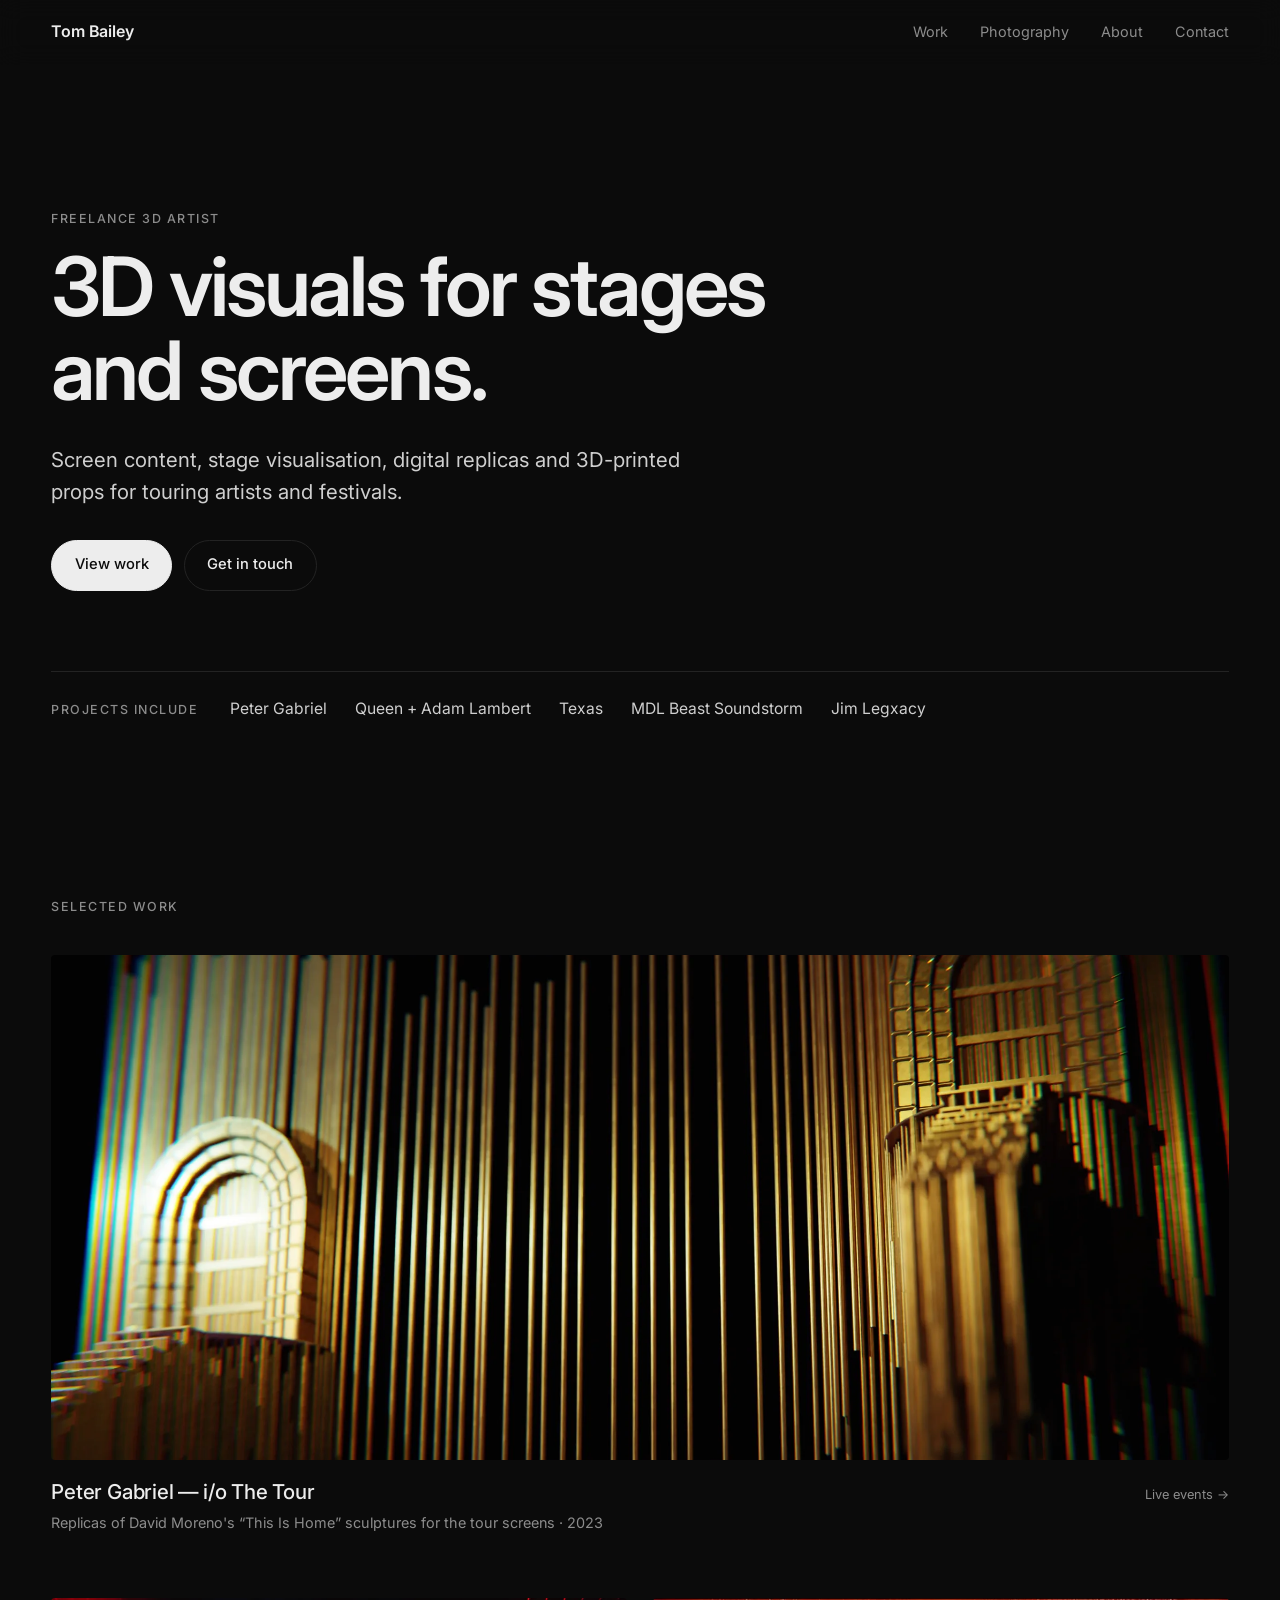
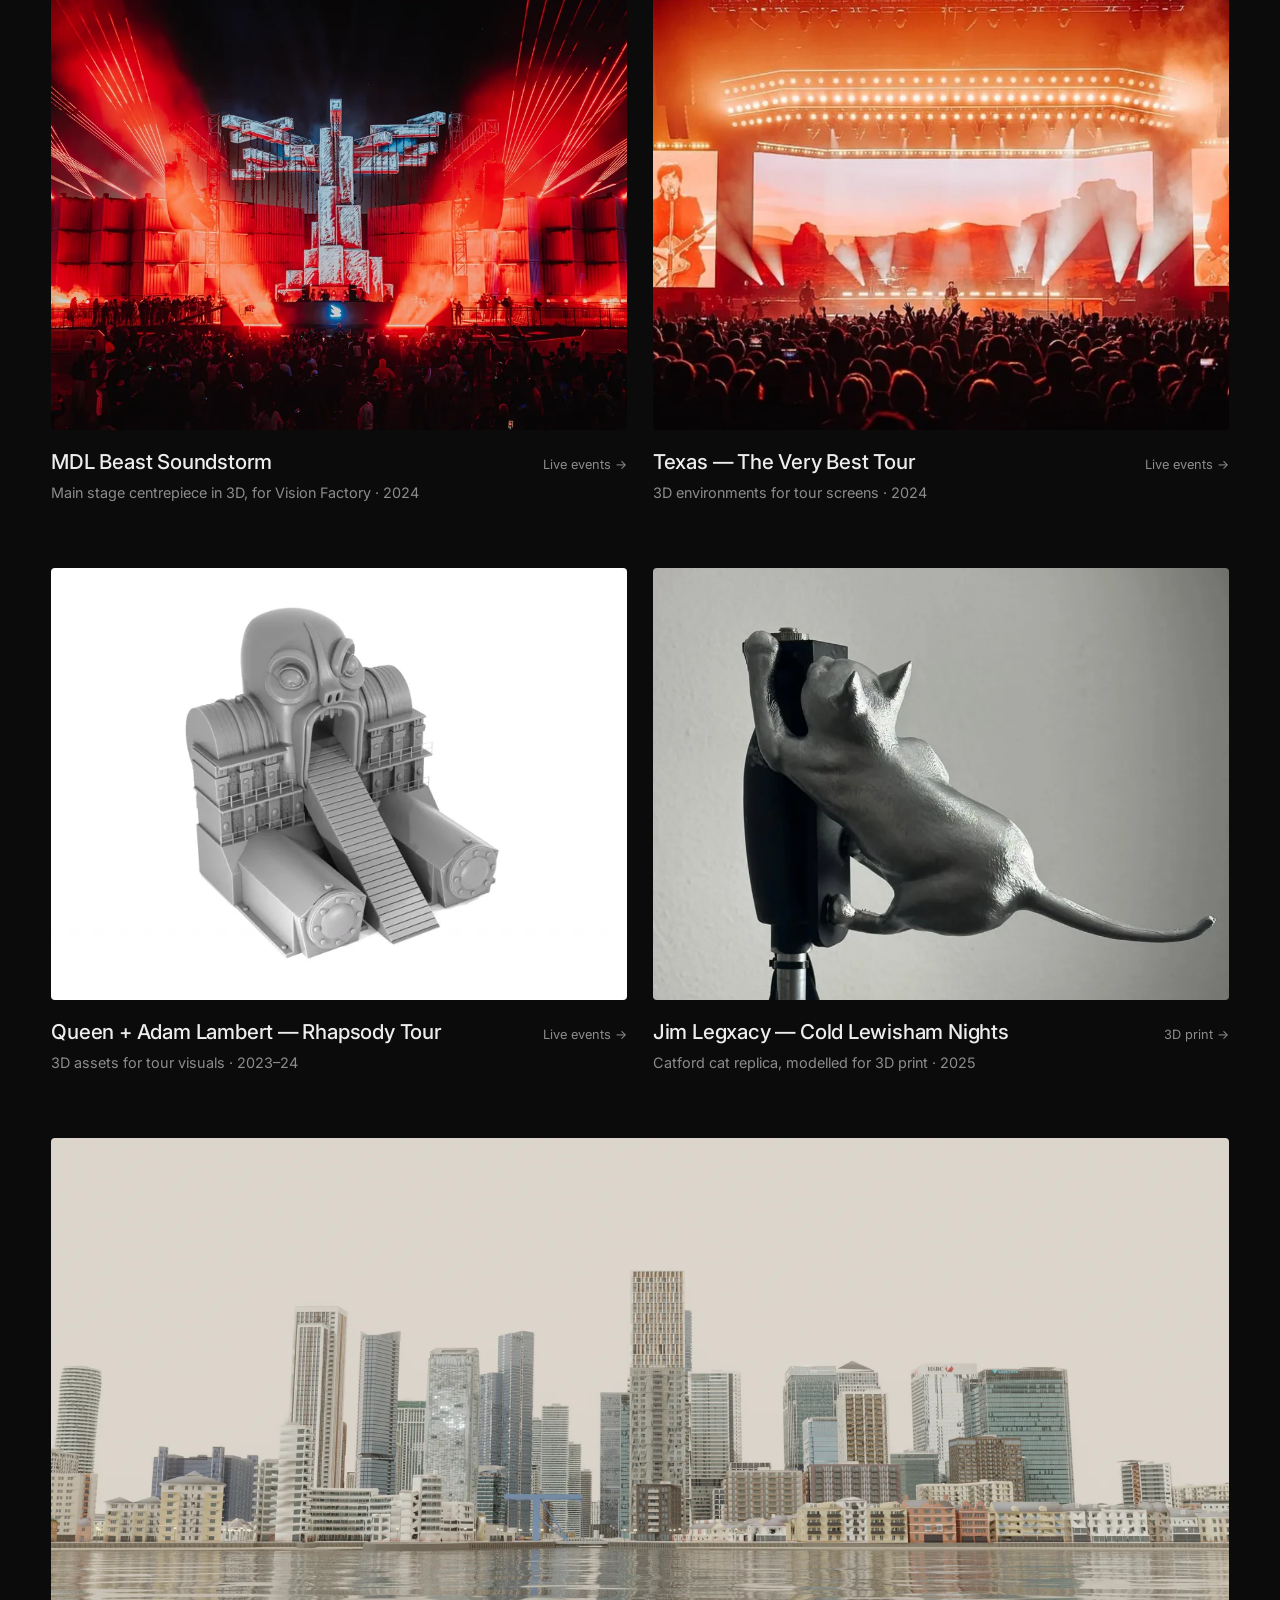
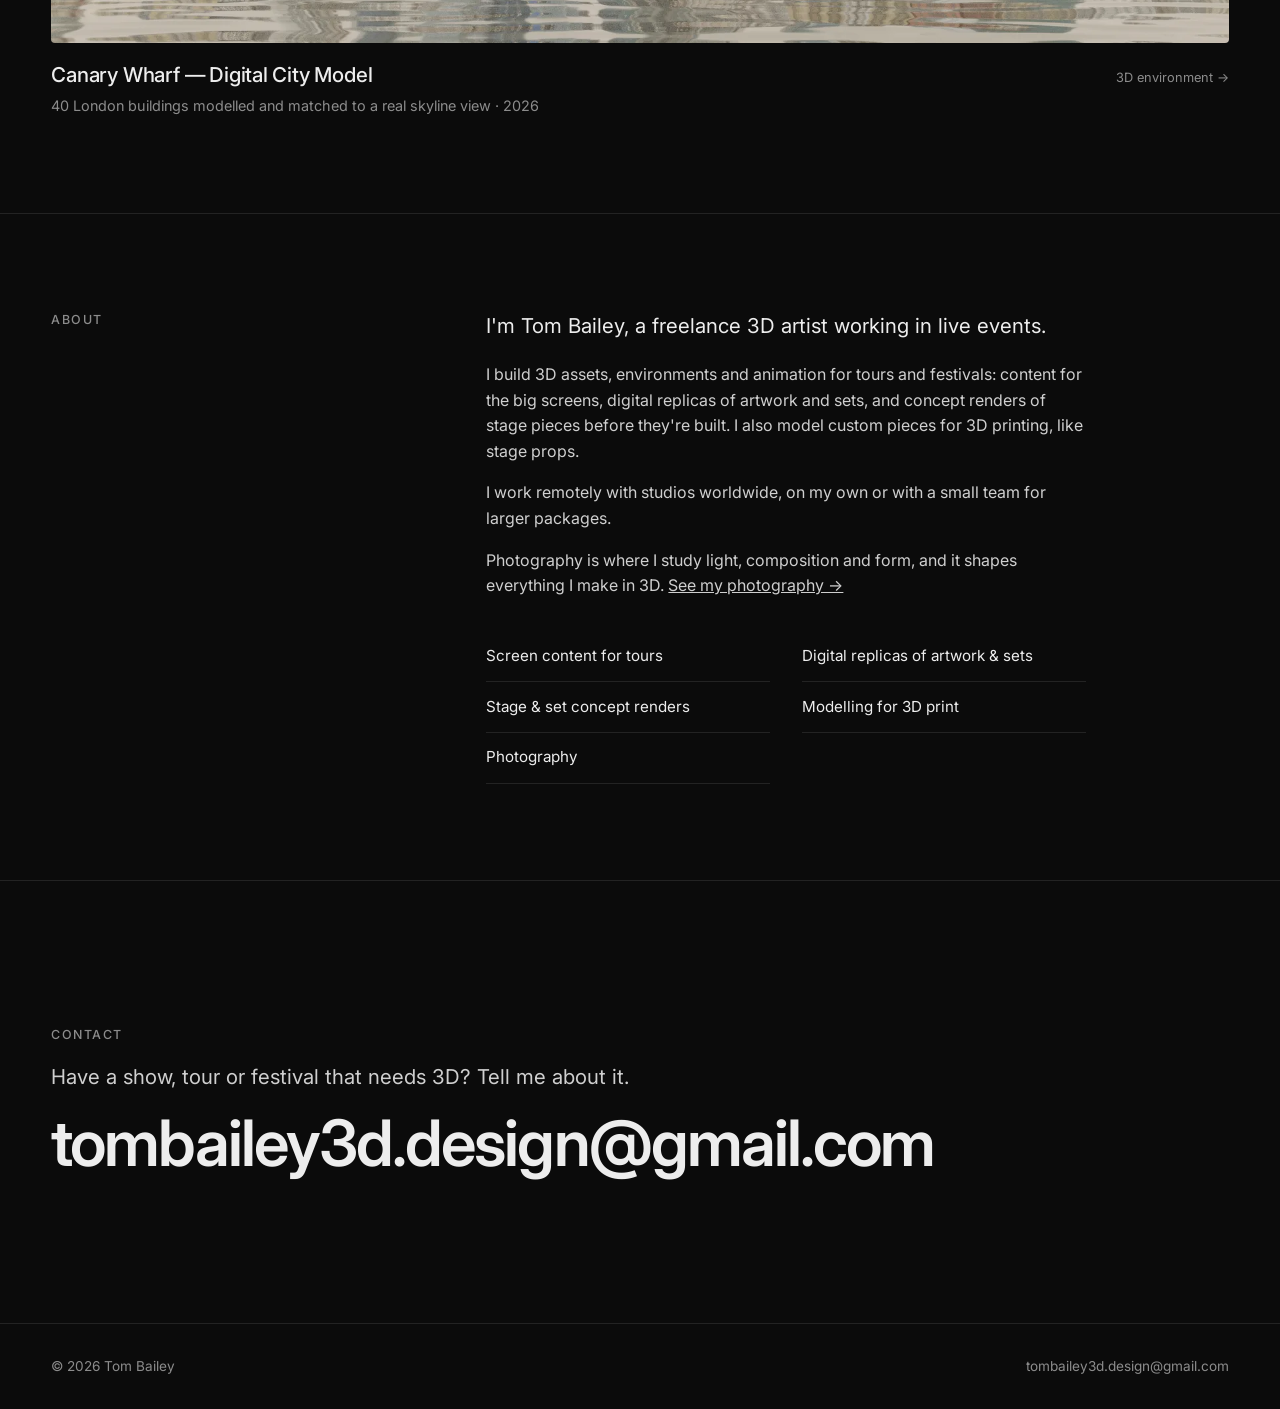
<file: index.html>
<!DOCTYPE html>
<html lang="en-GB">
<head>
    <meta charset="UTF-8">
    <meta name="viewport" content="width=device-width, initial-scale=1">
    <title>Tom Bailey — Freelance 3D Artist</title>
    <meta name="description" content="Tom Bailey is a freelance 3D artist creating screen content, stage visualisation and digital replicas for tours and festivals. Work for Peter Gabriel, Queen + Adam Lambert, Texas and MDL Beast Soundstorm.">
    <meta property="og:type" content="website">
    <meta property="og:title" content="Tom Bailey — Freelance 3D Artist">
    <meta property="og:description" content="3D visuals for stages and screens.">
    <meta property="og:image" content="https://tombailey3ddesign.github.io/Portfolio/assets/og-house.jpg">
    <meta property="og:image:width" content="1200">
    <meta property="og:image:height" content="630">
    <meta name="twitter:card" content="summary_large_image">
    <meta name="theme-color" content="#0b0b0b">
    <link rel="icon" href="assets/favicon.svg" type="image/svg+xml">
    <link rel="preconnect" href="https://fonts.googleapis.com">
    <link rel="preconnect" href="https://fonts.gstatic.com" crossorigin>
    <link href="https://fonts.googleapis.com/css2?family=Inter:wght@400;500;600&display=swap" rel="stylesheet">
    <link rel="stylesheet" href="css/style.css">
    <script>document.documentElement.classList.add('js');</script>
</head>
<body>
    <a class="skip-link" href="#work">Skip to work</a>

    <header class="site-header">
        <div class="wrap">
            <a class="logo" href="index.html">Tom Bailey</a>
            <nav aria-label="Main">
                <ul class="nav">
                    <li><a href="#work">Work</a></li>
                    <li class="nav-hide-sm"><a href="photography.html">Photography</a></li>
                    <li><a href="#about">About</a></li>
                    <li><a href="#contact">Contact</a></li>
                </ul>
            </nav>
        </div>
    </header>

    <main>
        <section class="hero wrap">
            <p class="eyebrow">Freelance 3D Artist</p>
            <h1 style="margin-top:1rem">3D visuals for stages and screens.</h1>
            <p class="lead">Screen content, stage visualisation, digital replicas and 3D-printed props for touring artists and festivals.</p>
            <div class="hero-actions">
                <a class="btn btn--solid" href="#work">View work</a>
                <a class="btn btn--ghost" href="mailto:tombailey3d.design@gmail.com">Get in touch</a>
            </div>

            <div class="clients">
                <p class="eyebrow">Projects include</p>
                <ul>
                    <li>Peter Gabriel</li>
                    <li>Queen + Adam Lambert</li>
                    <li>Texas</li>
                    <li>MDL Beast Soundstorm</li>
                    <li>Jim Legxacy</li>
                </ul>
            </div>
        </section>

        <section class="section wrap" id="work" aria-labelledby="work-title">
            <div class="section-head">
                <h2 class="eyebrow" id="work-title">Selected work</h2>
            </div>

            <div class="work-grid">
                <a class="card card--wide reveal" href="peter-gabriel.html">
                    <div class="card-media">
                        <img src="assets/img/pg-arch-wide-1000.webp"
                             srcset="assets/img/pg-arch-wide-1000.webp 1000w, assets/img/pg-arch-wide-2200.webp 2200w"
                             sizes="(min-width: 1440px) 1330px, 100vw"
                             width="2200" height="1238" fetchpriority="high"
                             alt="Golden 3D replica of a wire sculpture of arched doorways, lit against black">
                    </div>
                    <div class="card-body">
                        <div>
                            <h3 class="card-title">Peter Gabriel — i/o The Tour</h3>
                            <p class="card-meta">Replicas of David Moreno's “This Is Home” sculptures for the tour screens · 2023</p>
                        </div>
                        <span class="card-tag">Live events <span class="card-arrow">→</span></span>
                    </div>
                </a>

                <a class="card reveal" href="soundstorm.html">
                    <div class="card-media">
                        <img src="assets/img/ss-live-red-1000.webp"
                             srcset="assets/img/ss-live-red-1000.webp 1000w, assets/img/ss-live-red-2200.webp 2200w"
                             sizes="(min-width: 768px) 50vw, 100vw"
                             width="2200" height="1466" loading="lazy" decoding="async"
                             alt="Soundstorm main stage centrepiece under red lasers">
                    </div>
                    <div class="card-body">
                        <div>
                            <h3 class="card-title">MDL Beast Soundstorm</h3>
                            <p class="card-meta">Main stage centrepiece in 3D, for Vision Factory · 2024</p>
                        </div>
                        <span class="card-tag">Live events <span class="card-arrow">→</span></span>
                    </div>
                </a>

                <a class="card reveal" href="texas.html">
                    <div class="card-media">
                        <img src="assets/img/texas-live-1000.webp"
                             srcset="assets/img/texas-live-1000.webp 1000w, assets/img/texas-live-2200.webp 1814w"
                             sizes="(min-width: 768px) 50vw, 100vw"
                             width="1814" height="1216" loading="lazy" decoding="async"
                             alt="Texas on stage in front of a 3D desert sunrise on the main screen">
                    </div>
                    <div class="card-body">
                        <div>
                            <h3 class="card-title">Texas — The Very Best Tour</h3>
                            <p class="card-meta">3D environments for tour screens · 2024</p>
                        </div>
                        <span class="card-tag">Live events <span class="card-arrow">→</span></span>
                    </div>
                </a>

                <a class="card reveal" href="queen.html">
                    <div class="card-media">
                        <img src="assets/img/queen-sculpture-1000.webp"
                             srcset="assets/img/queen-sculpture-1000.webp 1000w, assets/img/queen-sculpture-2200.webp 1920w"
                             sizes="(min-width: 768px) 50vw, 100vw"
                             width="1920" height="1080" loading="lazy" decoding="async"
                             alt="Grey clay render of a sculptural stage asset">
                    </div>
                    <div class="card-body">
                        <div>
                            <h3 class="card-title">Queen + Adam Lambert — Rhapsody Tour</h3>
                            <p class="card-meta">3D assets for tour visuals · 2023–24</p>
                        </div>
                        <span class="card-tag">Live events <span class="card-arrow">→</span></span>
                    </div>
                </a>

                <a class="card reveal" href="jim-legxacy.html">
                    <div class="card-media">
                        <img src="assets/img/jl-print-1000.webp"
                             srcset="assets/img/jl-print-1000.webp 1000w, assets/img/jl-print-2200.webp 1262w"
                             sizes="(min-width: 768px) 50vw, 100vw"
                             width="1262" height="1650" loading="lazy" decoding="async"
                             style="object-position: 50% 35%"
                             alt="3D-printed cat climbing a microphone stand mount">
                    </div>
                    <div class="card-body">
                        <div>
                            <h3 class="card-title">Jim Legxacy — Cold Lewisham Nights</h3>
                            <p class="card-meta">Catford cat replica, modelled for 3D print · 2025</p>
                        </div>
                        <span class="card-tag">3D print <span class="card-arrow">→</span></span>
                    </div>
                </a>

                <a class="card card--wide reveal" href="canary-wharf.html">
                    <div class="card-media">
                        <img src="assets/img/cw-skyline-1000.webp"
                             srcset="assets/img/cw-skyline-1000.webp 1000w, assets/img/cw-skyline-2200.webp 2200w"
                             sizes="(min-width: 1440px) 1330px, 100vw"
                             width="2200" height="765" loading="lazy" decoding="async"
                             alt="Daylight render of the Canary Wharf skyline seen from across the Thames">
                    </div>
                    <div class="card-body">
                        <div>
                            <h3 class="card-title">Canary Wharf — Digital City Model</h3>
                            <p class="card-meta">40 London buildings modelled and matched to a real skyline view · 2026</p>
                        </div>
                        <span class="card-tag">3D environment <span class="card-arrow">→</span></span>
                    </div>
                </a>
            </div>
        </section>

        <section class="section wrap about reveal" id="about" aria-labelledby="about-title">
            <h2 class="eyebrow" id="about-title">About</h2>
            <div class="about-text">
                <p class="lead">I'm Tom Bailey, a freelance 3D artist working in live events.</p>
                <p>I build 3D assets, environments and animation for tours and festivals: content for the big screens, digital replicas of artwork and sets, and concept renders of stage pieces before they're built. I also model custom pieces for 3D printing, like stage props.</p>
                <p>I work remotely with studios worldwide, on my own or with a small team for larger packages.</p>
                <p>Photography is where I study light, composition and form, and it shapes everything I make in 3D. <a href="photography.html">See my photography&nbsp;→</a></p>
                <ul class="services" aria-label="Services">
                    <li>Screen content for tours</li>
                    <li>Digital replicas of artwork &amp; sets</li>
                    <li>Stage &amp; set concept renders</li>
                    <li>Modelling for 3D print</li>
                    <li>Photography</li>
                </ul>
            </div>
        </section>

        <section class="contact wrap" id="contact" aria-labelledby="contact-title">
            <h2 class="eyebrow" id="contact-title">Contact</h2>
            <p class="lead">Have a show, tour or festival that needs 3D? Tell me about it.</p>
            <a class="contact-email" href="mailto:tombailey3d.design@gmail.com">tombailey3d.design@gmail.com</a>
        </section>
    </main>

    <footer class="site-footer">
        <div class="wrap">
            <span>© <span data-year>2026</span> Tom Bailey</span>
            <a href="mailto:tombailey3d.design@gmail.com">tombailey3d.design@gmail.com</a>
        </div>
    </footer>

    <script src="js/main.js"></script>
</body>
</html>
</file>
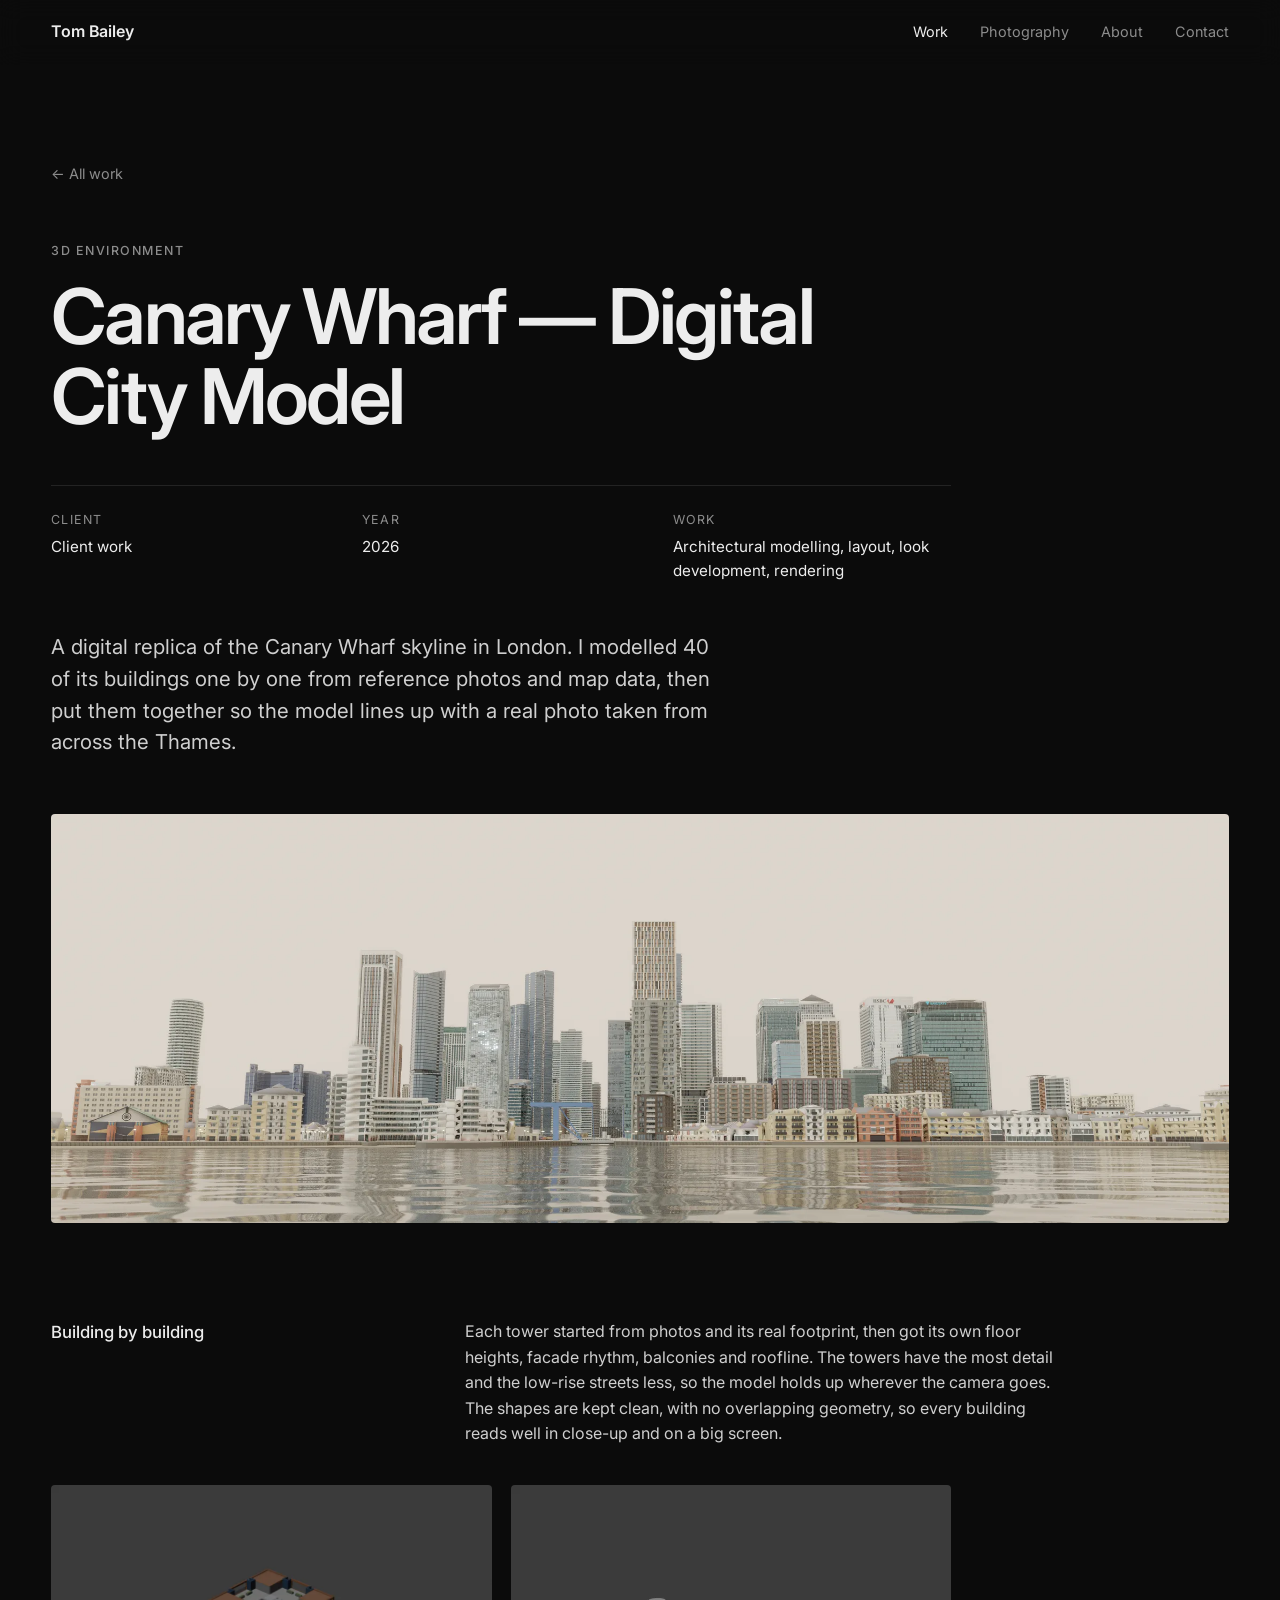
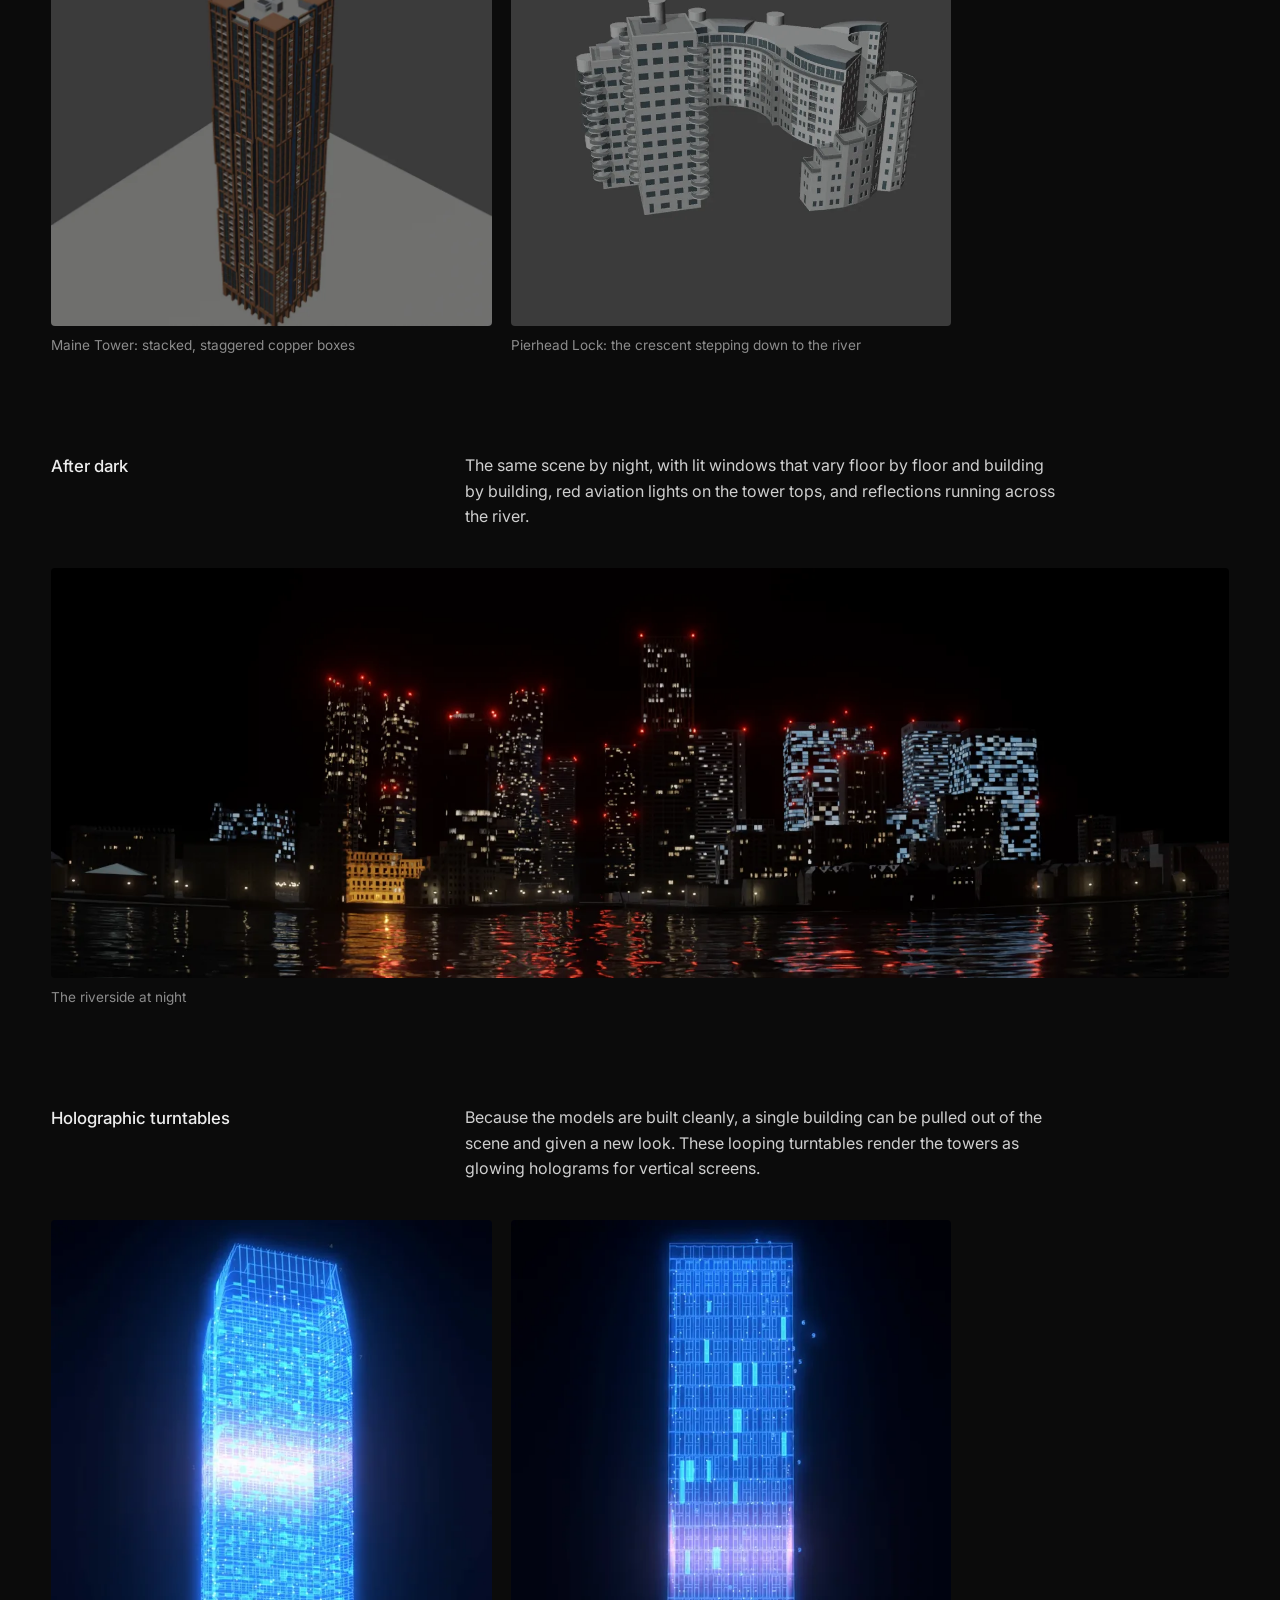
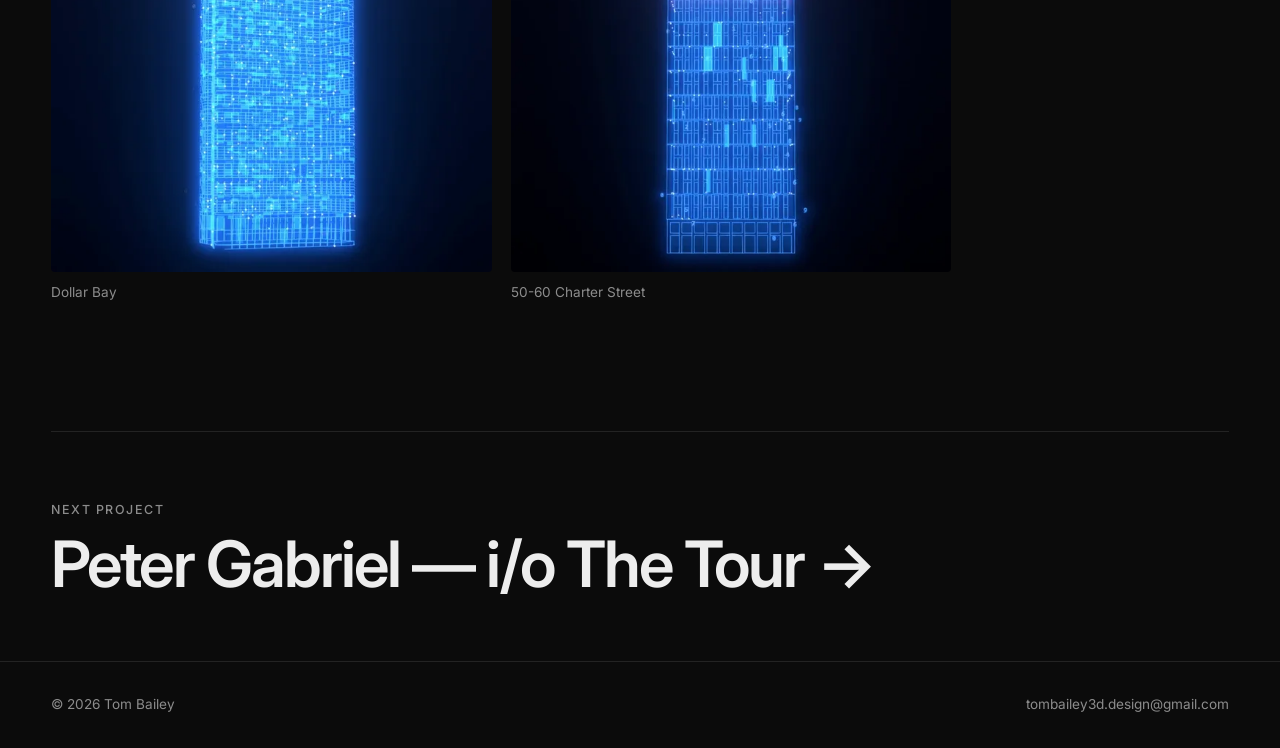
<file: canary-wharf.html>
<!DOCTYPE html>
<html lang="en-GB">
<head>
    <meta charset="UTF-8">
    <meta name="viewport" content="width=device-width, initial-scale=1">
    <title>Canary Wharf — Digital City Model · Tom Bailey</title>
    <meta name="description" content="A 3D model of the Canary Wharf skyline: 40 buildings modelled from photos and map data, assembled to match a real view from across the Thames, by day, by night and as holographic turntables.">
    <meta property="og:title" content="Canary Wharf — Digital City Model · Tom Bailey">
    <meta property="og:image" content="https://tombailey3ddesign.github.io/Portfolio/assets/og-canary-wharf.jpg">
    <meta property="og:image:width" content="1200">
    <meta property="og:image:height" content="630">
    <meta name="twitter:card" content="summary_large_image">
    <meta name="theme-color" content="#0b0b0b">
    <link rel="icon" href="assets/favicon.svg" type="image/svg+xml">
    <link rel="preconnect" href="https://fonts.googleapis.com">
    <link rel="preconnect" href="https://fonts.gstatic.com" crossorigin>
    <link href="https://fonts.googleapis.com/css2?family=Inter:wght@400;500;600&display=swap" rel="stylesheet">
    <link rel="stylesheet" href="css/style.css">
    <script>document.documentElement.classList.add('js');</script>
</head>
<body>
    <header class="site-header">
        <div class="wrap">
            <a class="logo" href="index.html">Tom Bailey</a>
            <nav aria-label="Main">
                <ul class="nav">
                    <li><a href="index.html#work" aria-current="page">Work</a></li>
                    <li class="nav-hide-sm"><a href="photography.html">Photography</a></li>
                    <li><a href="index.html#about">About</a></li>
                    <li><a href="index.html#contact">Contact</a></li>
                </ul>
            </nav>
        </div>
    </header>

    <main class="wrap">
        <section class="project-hero">
            <a class="back" href="index.html#work">← All work</a>
            <p class="eyebrow">3D environment</p>
            <h1 style="margin-top:1rem">Canary Wharf — Digital City Model</h1>
            <dl class="meta">
                <div><dt>Client</dt><dd>Client work</dd></div>
                <div><dt>Year</dt><dd>2026</dd></div>
                <div><dt>Work</dt><dd>Architectural modelling, layout, look development, rendering</dd></div>
            </dl>
            <p class="lead">A digital replica of the Canary Wharf skyline in London. I modelled 40 of its buildings one by one from reference photos and map data, then put them together so the model lines up with a real photo taken from across the Thames.</p>
        </section>

        <figure class="reveal">
            <img src="assets/img/cw-skyline-1000.webp"
                 srcset="assets/img/cw-skyline-1000.webp 1000w, assets/img/cw-skyline-2200.webp 2200w"
                 sizes="(min-width: 1440px) 1330px, 100vw"
                 width="2200" height="765" fetchpriority="high"
                 alt="Daylight render of the Canary Wharf skyline seen from across the Thames, towers rising behind a row of riverside buildings"
                 data-lightbox data-full="assets/img/cw-skyline-2200.webp">
        </figure>

        <section class="block reveal">
            <div class="block-text">
                <h2>Building by building</h2>
                <p>Each tower started from photos and its real footprint, then got its own floor heights, facade rhythm, balconies and roofline. The towers have the most detail and the low-rise streets less, so the model holds up wherever the camera goes. The shapes are kept clean, with no overlapping geometry, so every building reads well in close-up and on a big screen.</p>
            </div>
            <div class="media-grid media-grid--2 media-grid--narrow">
                <figure>
                    <img src="assets/img/cw-maine-1000.webp" width="900" height="900" loading="lazy" decoding="async"
                         alt="Model of Maine Tower: stacked copper-framed boxes that step in and out up the full height"
                         data-lightbox data-full="assets/img/cw-maine-2200.webp">
                    <figcaption>Maine Tower: stacked, staggered copper boxes</figcaption>
                </figure>
                <figure>
                    <img src="assets/img/cw-pierhead-1000.webp" width="800" height="800" loading="lazy" decoding="async"
                         alt="Model of Pierhead Lock: a curved crescent of flats with a tall tower and round balcony stacks"
                         data-lightbox data-full="assets/img/cw-pierhead-2200.webp">
                    <figcaption>Pierhead Lock: the crescent stepping down to the river</figcaption>
                </figure>
            </div>
        </section>

        <section class="block reveal">
            <div class="block-text">
                <h2>After dark</h2>
                <p>The same scene by night, with lit windows that vary floor by floor and building by building, red aviation lights on the tower tops, and reflections running across the river.</p>
            </div>
            <div class="media-grid">
                <figure>
                    <img src="assets/img/cw-night-1000.webp"
                         srcset="assets/img/cw-night-1000.webp 1000w, assets/img/cw-night-2200.webp 1726w"
                         sizes="(min-width: 1440px) 1330px, 100vw"
                         width="1726" height="600" loading="lazy" decoding="async"
                         alt="Night render of the skyline with scattered lit windows, red lights on the towers and reflections on the Thames"
                         data-lightbox data-full="assets/img/cw-night-2200.webp">
                    <figcaption>The riverside at night</figcaption>
                </figure>
            </div>
        </section>

        <section class="block reveal">
            <div class="block-text">
                <h2>Holographic turntables</h2>
                <p>Because the models are built cleanly, a single building can be pulled out of the scene and given a new look. These looping turntables render the towers as glowing holograms for vertical screens.</p>
            </div>
            <div class="media-grid media-grid--2 media-grid--narrow">
                <figure>
                    <img src="assets/img/cw-holo-db-1000.webp"
                         srcset="assets/img/cw-holo-db-1000.webp 600w, assets/img/cw-holo-db-2200.webp 1080w"
                         sizes="(min-width: 768px) 450px, 100vw"
                         width="1080" height="1600" loading="lazy" decoding="async"
                         alt="Dollar Bay tower rendered as a blue wireframe hologram with glowing window panels"
                         data-lightbox data-full="assets/img/cw-holo-db-2200.webp">
                    <figcaption>Dollar Bay</figcaption>
                </figure>
                <figure>
                    <img src="assets/img/cw-holo-cs-1000.webp"
                         srcset="assets/img/cw-holo-cs-1000.webp 600w, assets/img/cw-holo-cs-2200.webp 1080w"
                         sizes="(min-width: 768px) 450px, 100vw"
                         width="1080" height="1600" loading="lazy" decoding="async"
                         alt="50-60 Charter Street rendered as a blue hologram, a scan line passing across the facade"
                         data-lightbox data-full="assets/img/cw-holo-cs-2200.webp">
                    <figcaption>50-60 Charter Street</figcaption>
                </figure>
            </div>
        </section>

        <a class="next-project" href="peter-gabriel.html">
            <span class="eyebrow">Next project</span>
            <strong>Peter Gabriel — i/o The Tour <span class="card-arrow">→</span></strong>
        </a>
    </main>

    <footer class="site-footer">
        <div class="wrap">
            <span>© <span data-year>2026</span> Tom Bailey</span>
            <a href="mailto:tombailey3d.design@gmail.com">tombailey3d.design@gmail.com</a>
        </div>
    </footer>

    <script src="js/main.js"></script>
</body>
</html>
</file>
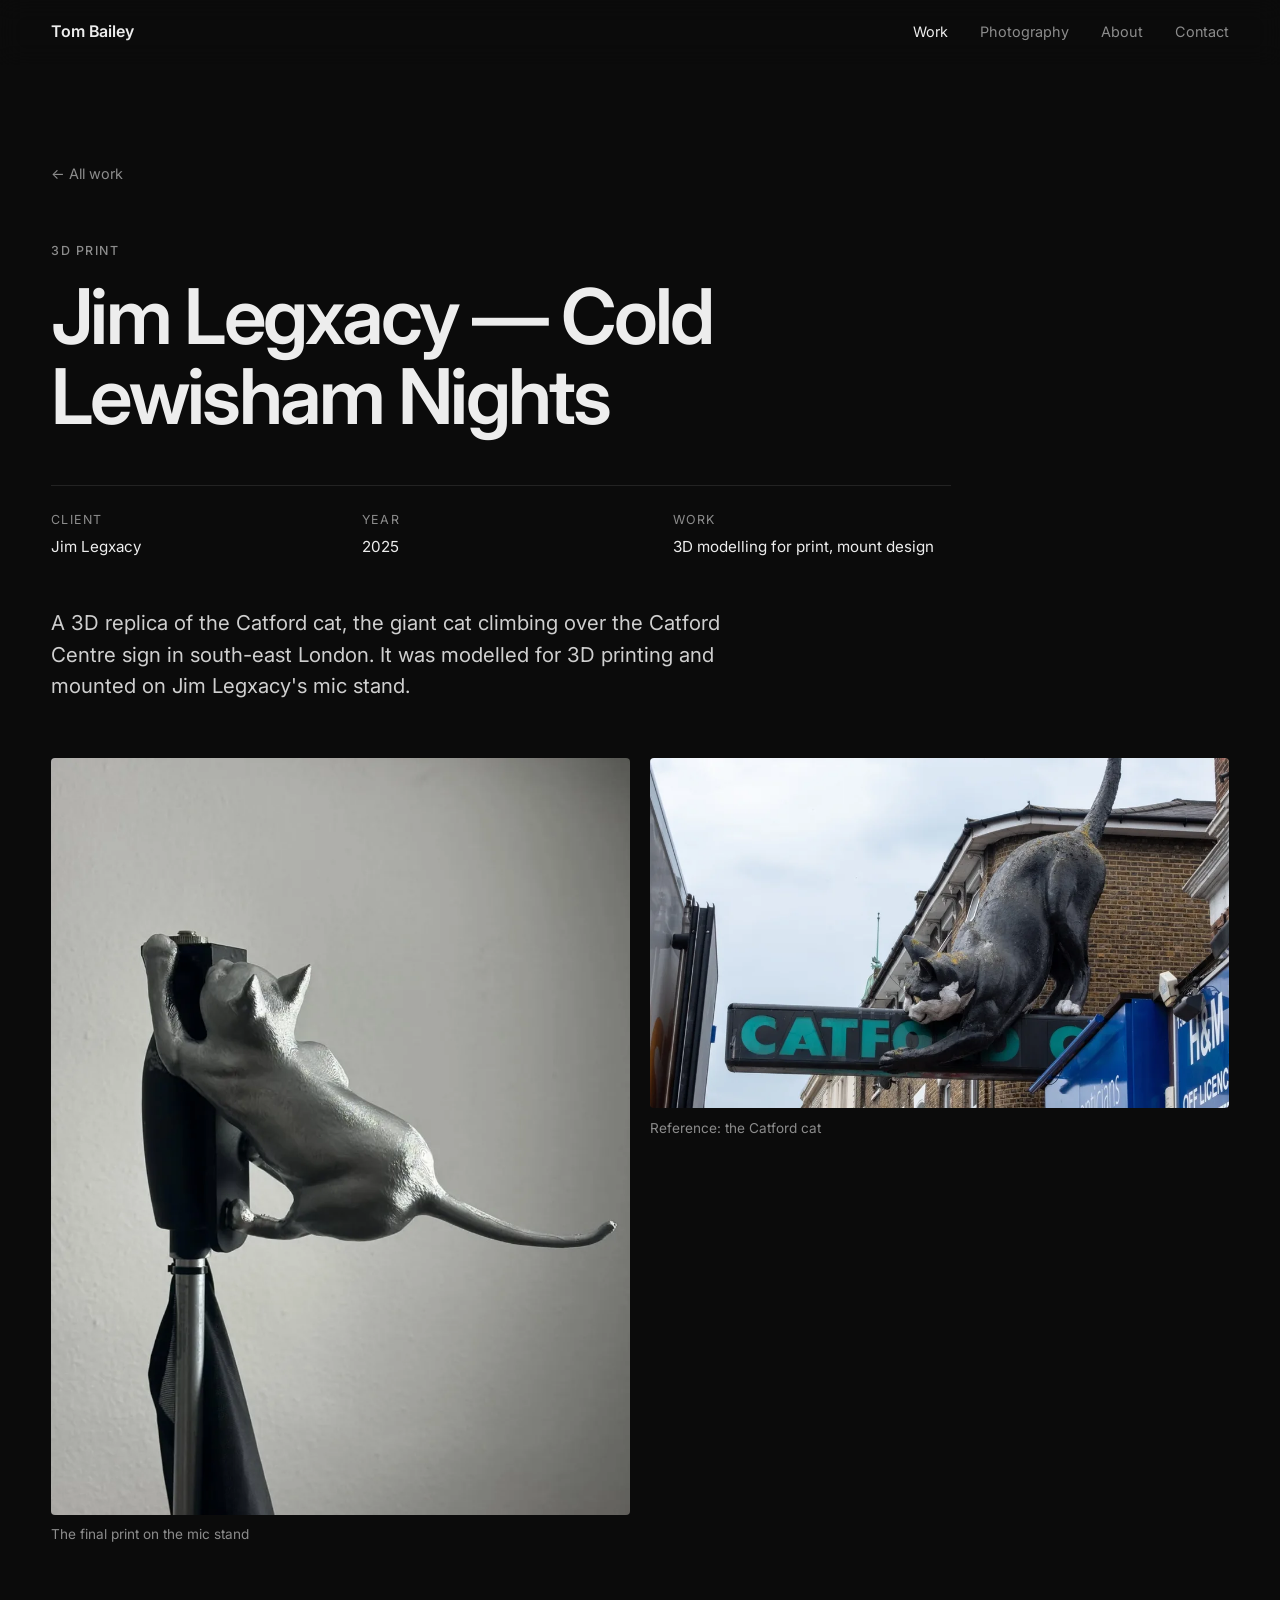
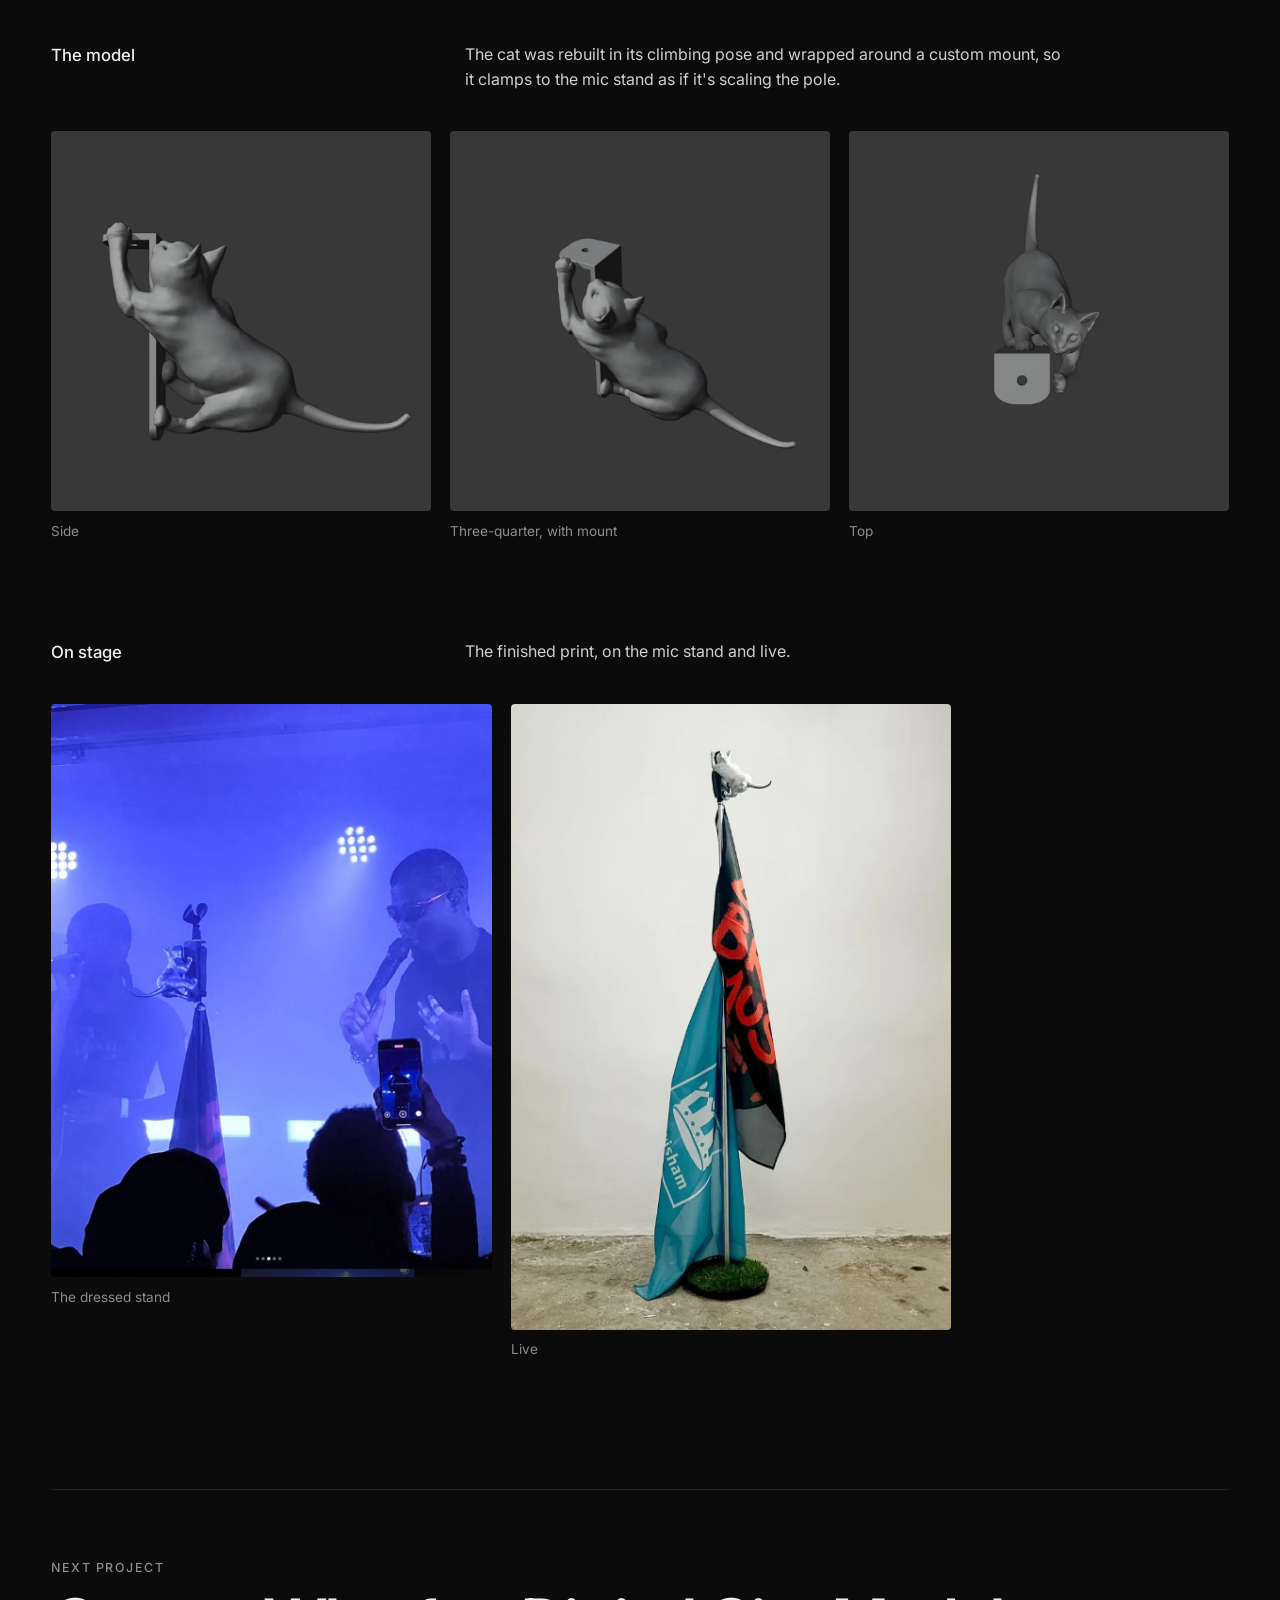
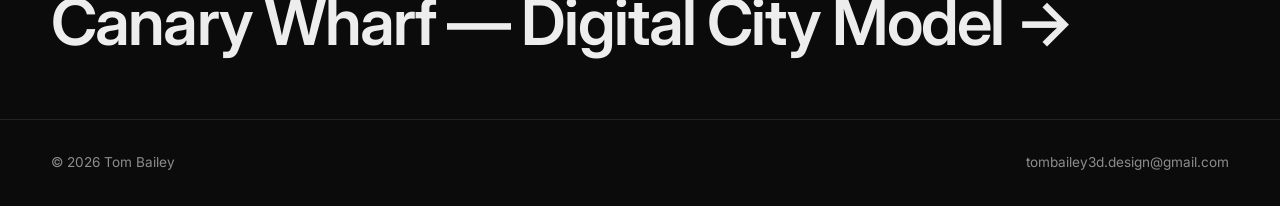
<file: jim-legxacy.html>
<!DOCTYPE html>
<html lang="en-GB">
<head>
    <meta charset="UTF-8">
    <meta name="viewport" content="width=device-width, initial-scale=1">
    <title>Jim Legxacy — Cold Lewisham Nights · Tom Bailey</title>
    <meta name="description" content="A 3D replica of the Catford cat, modelled for 3D printing and mounted on Jim Legxacy's mic stand.">
    <meta property="og:title" content="Jim Legxacy — Cold Lewisham Nights · Tom Bailey">
    <meta property="og:image" content="https://tombailey3ddesign.github.io/Portfolio/assets/og-jim-legxacy.jpg">
    <meta property="og:image:width" content="1200">
    <meta property="og:image:height" content="630">
    <meta name="twitter:card" content="summary_large_image">
    <meta name="theme-color" content="#0b0b0b">
    <link rel="icon" href="assets/favicon.svg" type="image/svg+xml">
    <link rel="preconnect" href="https://fonts.googleapis.com">
    <link rel="preconnect" href="https://fonts.gstatic.com" crossorigin>
    <link href="https://fonts.googleapis.com/css2?family=Inter:wght@400;500;600&display=swap" rel="stylesheet">
    <link rel="stylesheet" href="css/style.css">
    <script>document.documentElement.classList.add('js');</script>
</head>
<body>
    <header class="site-header">
        <div class="wrap">
            <a class="logo" href="index.html">Tom Bailey</a>
            <nav aria-label="Main">
                <ul class="nav">
                    <li><a href="index.html#work" aria-current="page">Work</a></li>
                    <li class="nav-hide-sm"><a href="photography.html">Photography</a></li>
                    <li><a href="index.html#about">About</a></li>
                    <li><a href="index.html#contact">Contact</a></li>
                </ul>
            </nav>
        </div>
    </header>

    <main class="wrap">
        <section class="project-hero">
            <a class="back" href="index.html#work">← All work</a>
            <p class="eyebrow">3D print</p>
            <h1 style="margin-top:1rem">Jim Legxacy — Cold Lewisham Nights</h1>
            <dl class="meta">
                <div><dt>Client</dt><dd>Jim Legxacy</dd></div>
                <div><dt>Year</dt><dd>2025</dd></div>
                <div><dt>Work</dt><dd>3D modelling for print, mount design</dd></div>
            </dl>
            <p class="lead">A 3D replica of the Catford cat, the giant cat climbing over the Catford Centre sign in south-east London. It was modelled for 3D printing and mounted on Jim Legxacy's mic stand.</p>
        </section>

        <div class="media-grid media-grid--2 reveal">
            <figure>
                <img src="assets/img/jl-print-1000.webp"
                     srcset="assets/img/jl-print-1000.webp 1000w, assets/img/jl-print-2200.webp 1262w"
                     sizes="(min-width: 768px) 50vw, 100vw"
                     width="1262" height="1650" fetchpriority="high"
                     alt="The printed cat climbing the mount on a microphone stand"
                     data-lightbox data-full="assets/img/jl-print-2200.webp">
                <figcaption>The final print on the mic stand</figcaption>
            </figure>
            <figure>
                <img src="assets/img/jl-ref-1000.webp"
                     srcset="assets/img/jl-ref-1000.webp 1000w, assets/img/jl-ref-2200.webp 1162w"
                     sizes="(min-width: 768px) 50vw, 100vw"
                     width="1162" height="702" loading="lazy" decoding="async"
                     alt="The original Catford cat sculpture climbing over the Catford Centre sign"
                     data-lightbox data-full="assets/img/jl-ref-2200.webp">
                <figcaption>Reference: the Catford cat</figcaption>
            </figure>
        </div>

        <section class="block reveal">
            <div class="block-text">
                <h2>The model</h2>
                <p>The cat was rebuilt in its climbing pose and wrapped around a custom mount, so it clamps to the mic stand as if it's scaling the pole.</p>
            </div>
            <div class="media-grid media-grid--3">
                <figure>
                    <img src="assets/img/jl-model-1-1000.webp" width="1080" height="1080" loading="lazy" decoding="async"
                         alt="Clay render of the cat model from the side"
                         data-lightbox data-full="assets/img/jl-model-1-2200.webp">
                    <figcaption>Side</figcaption>
                </figure>
                <figure>
                    <img src="assets/img/jl-model-2-1000.webp" width="1080" height="1080" loading="lazy" decoding="async"
                         alt="Clay render of the cat model from a high angle, showing the mount"
                         data-lightbox data-full="assets/img/jl-model-2-2200.webp">
                    <figcaption>Three-quarter, with mount</figcaption>
                </figure>
                <figure>
                    <img src="assets/img/jl-model-3-1000.webp" width="1080" height="1080" loading="lazy" decoding="async"
                         alt="Clay render of the cat model from above"
                         data-lightbox data-full="assets/img/jl-model-3-2200.webp">
                    <figcaption>Top</figcaption>
                </figure>
            </div>
        </section>

        <section class="block reveal">
            <div class="block-text">
                <h2>On stage</h2>
                <p>The finished print, on the mic stand and live.</p>
            </div>
            <div class="media-grid media-grid--2 media-grid--narrow">
                <figure>
                    <img src="assets/img/jl-stand-1000.webp"
                         srcset="assets/img/jl-stand-1000.webp 1000w, assets/img/jl-stand-2200.webp 1184w"
                         sizes="(min-width: 768px) 450px, 100vw"
                         width="1184" height="1542" loading="lazy" decoding="async"
                         alt="Mic stand dressed with flags, the cat at the top"
                         data-lightbox data-full="assets/img/jl-stand-2200.webp">
                    <figcaption>The dressed stand</figcaption>
                </figure>
                <figure>
                    <img src="assets/img/jl-live-1000.webp" width="933" height="1326" loading="lazy" decoding="async"
                         alt="Jim Legxacy performing under blue light with the cat on the mic stand"
                         data-lightbox data-full="assets/img/jl-live-2200.webp">
                    <figcaption>Live</figcaption>
                </figure>
            </div>
        </section>

        <a class="next-project" href="canary-wharf.html">
            <span class="eyebrow">Next project</span>
            <strong>Canary Wharf — Digital City Model <span class="card-arrow">→</span></strong>
        </a>
    </main>

    <footer class="site-footer">
        <div class="wrap">
            <span>© <span data-year>2026</span> Tom Bailey</span>
            <a href="mailto:tombailey3d.design@gmail.com">tombailey3d.design@gmail.com</a>
        </div>
    </footer>

    <script src="js/main.js"></script>
</body>
</html>
</file>
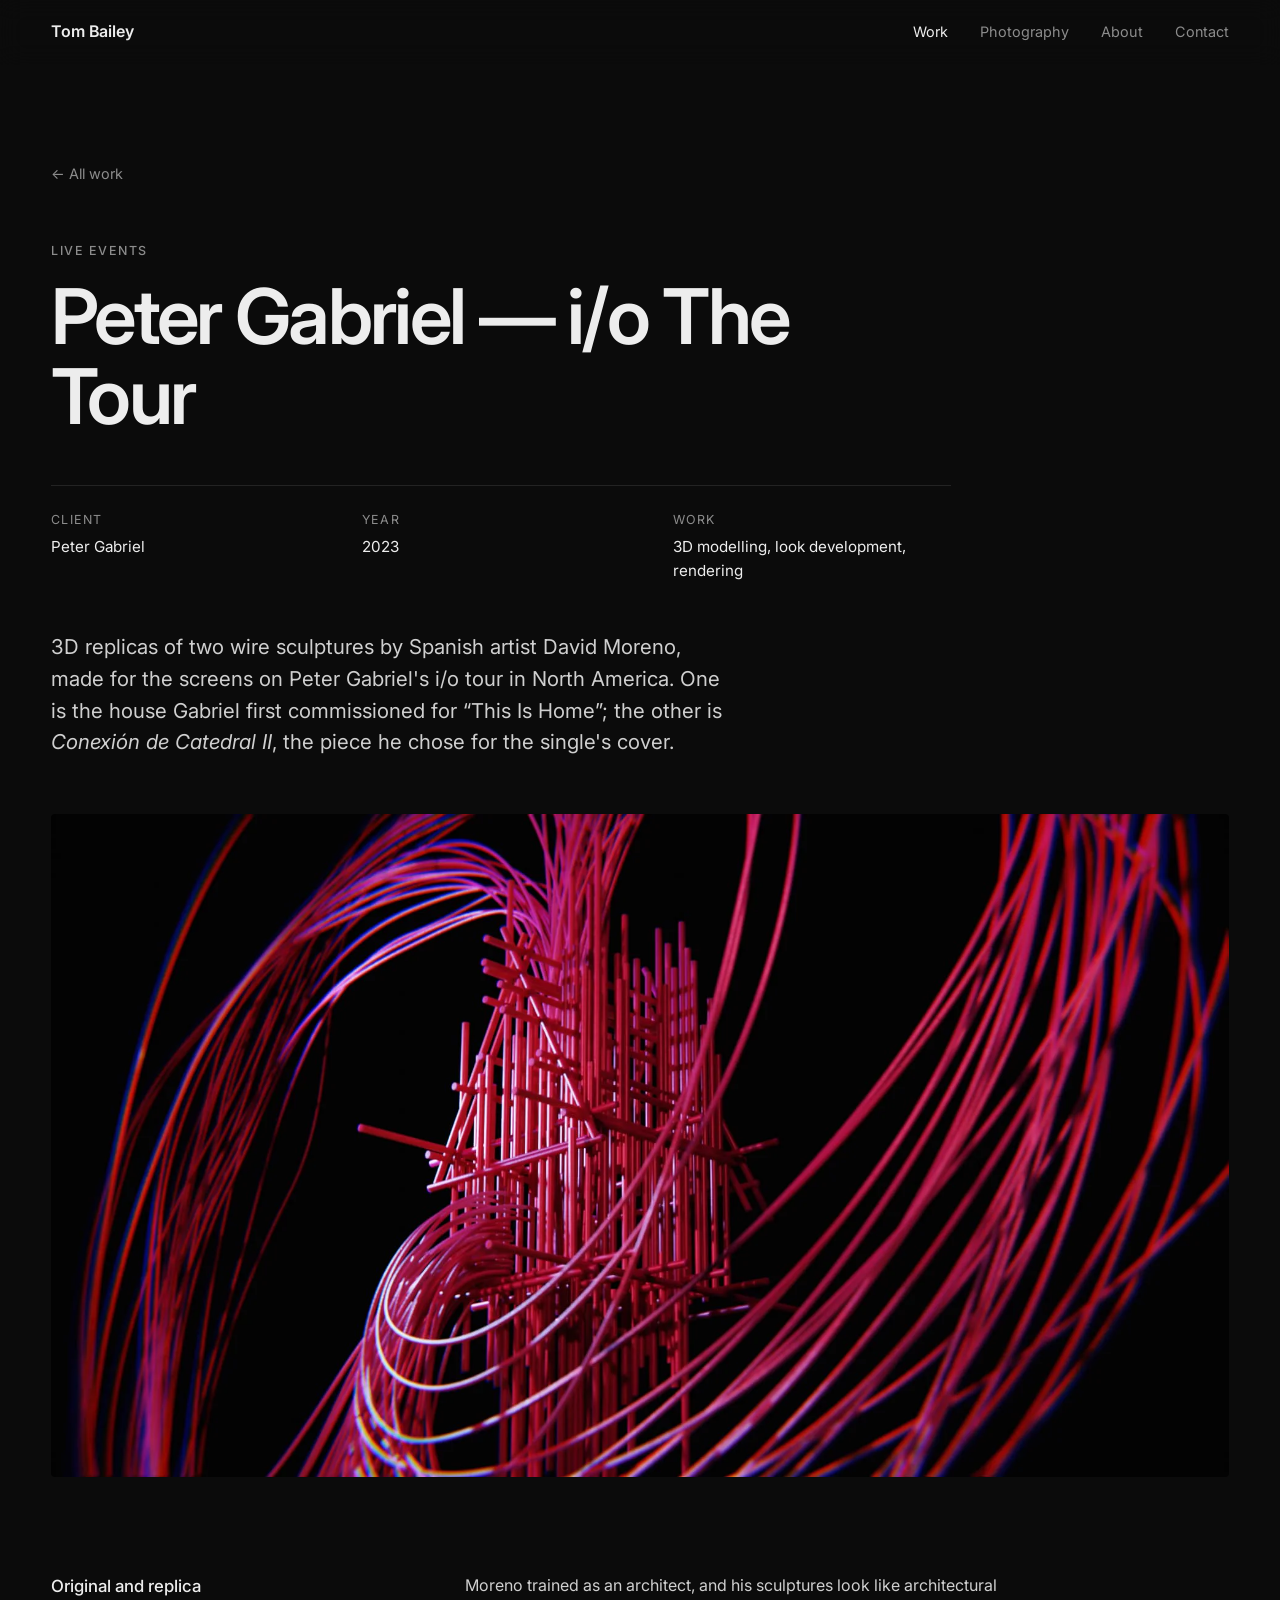
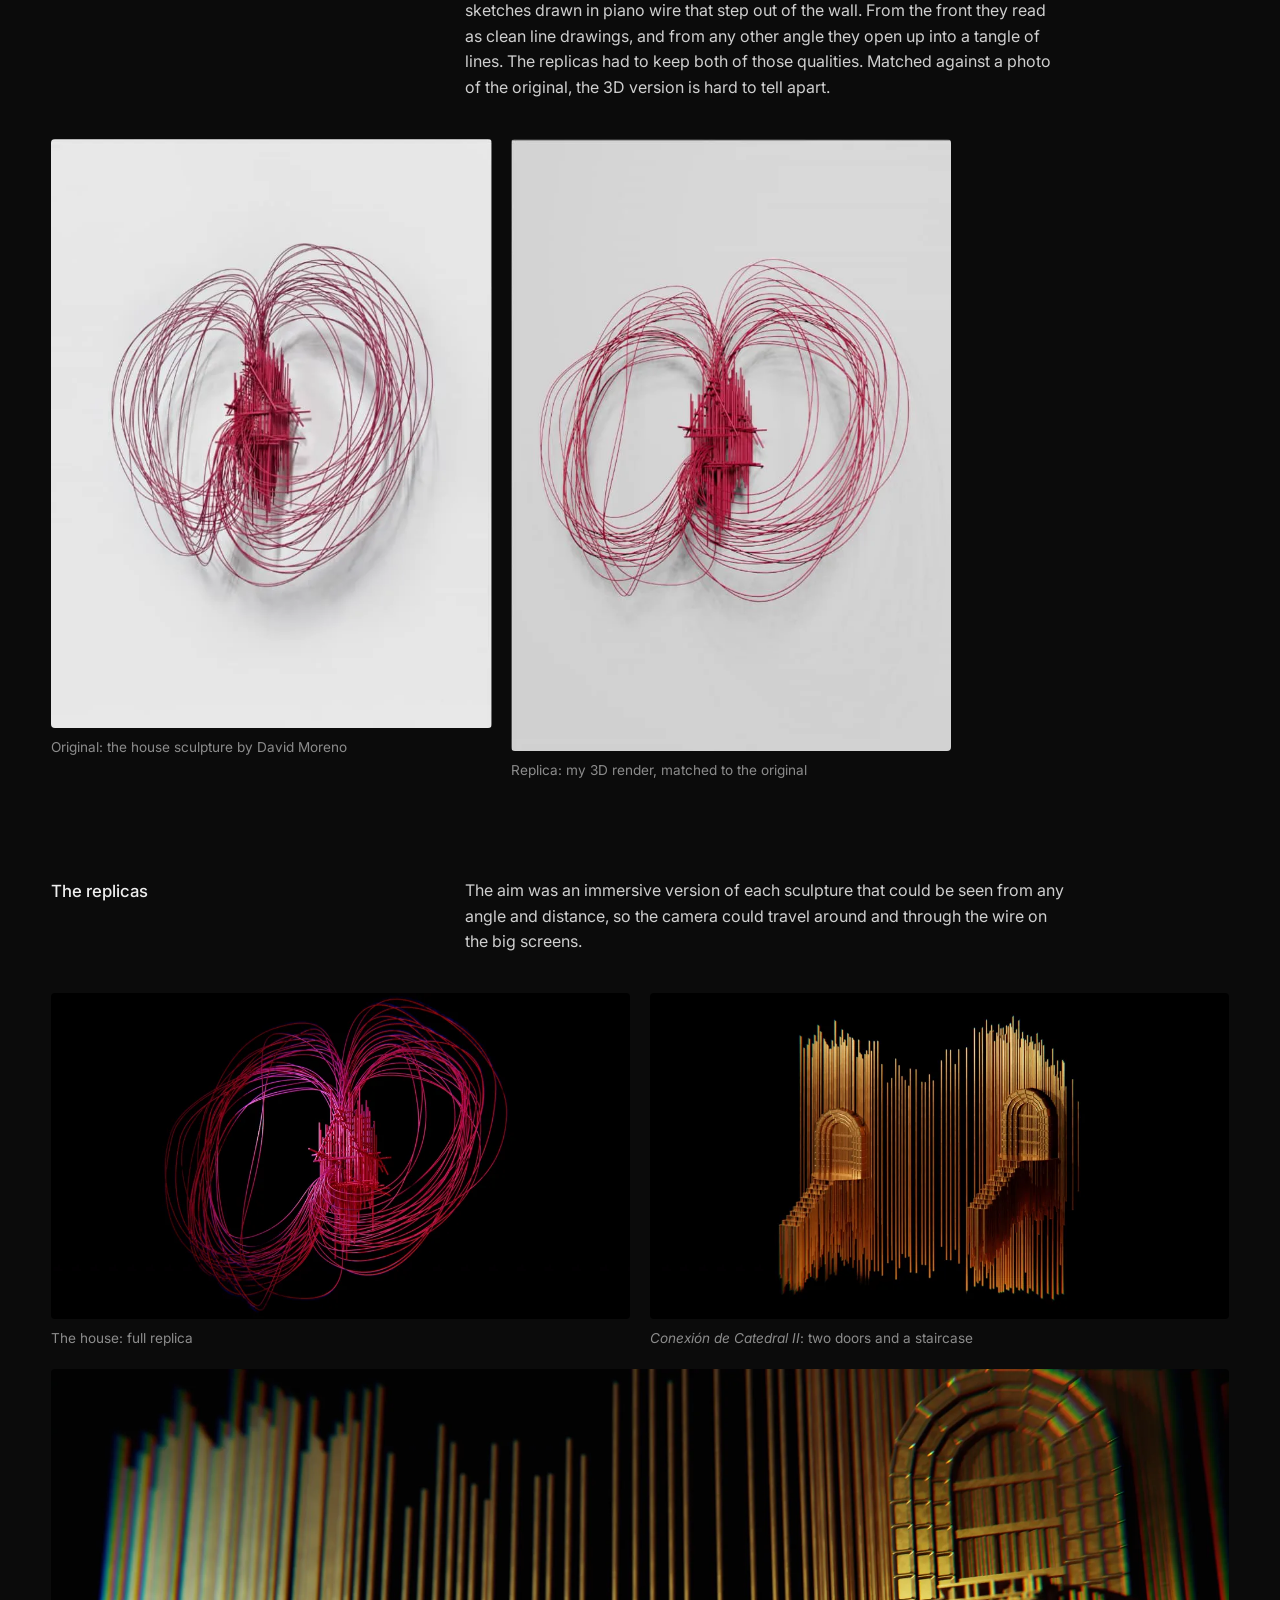
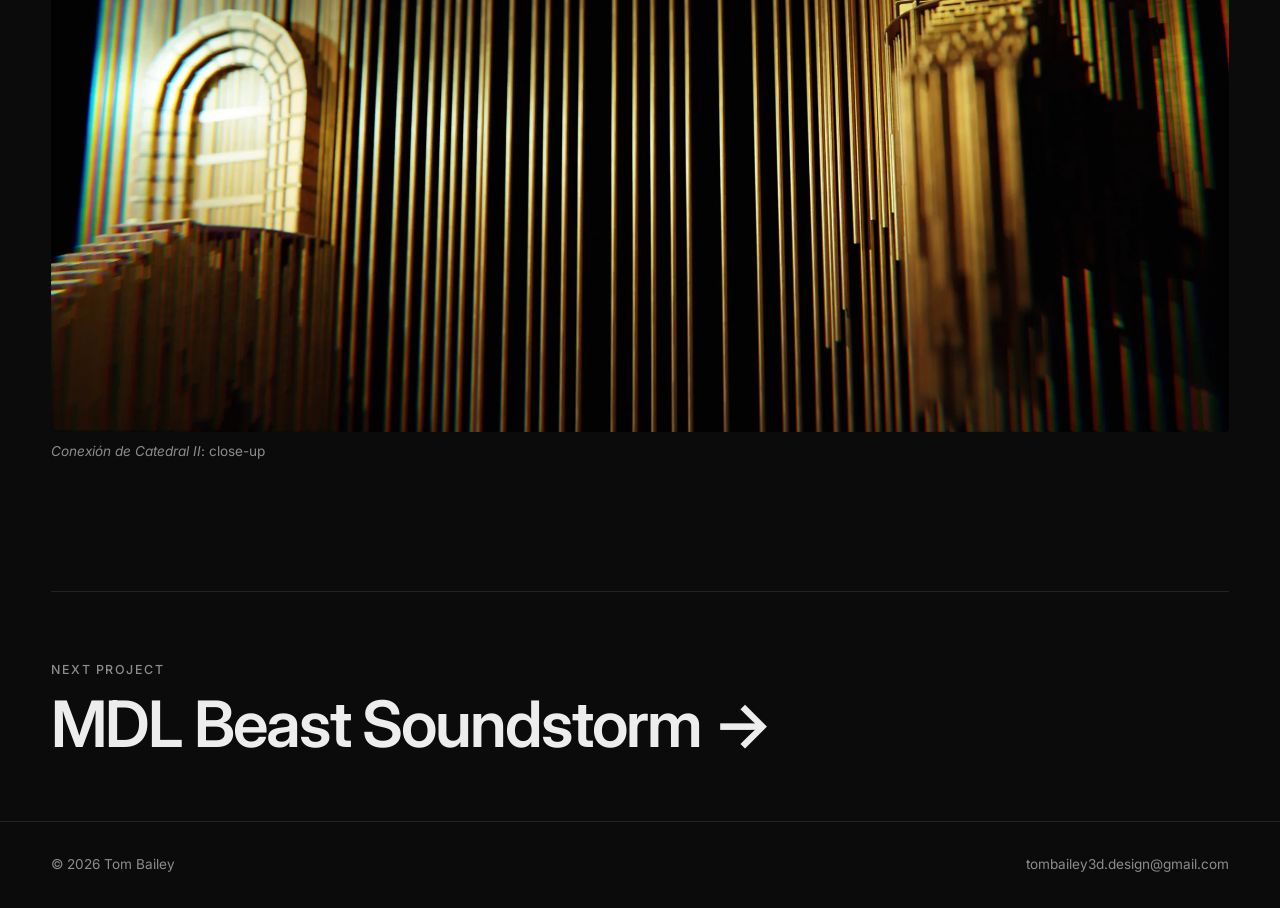
<file: peter-gabriel.html>
<!DOCTYPE html>
<html lang="en-GB">
<head>
    <meta charset="UTF-8">
    <meta name="viewport" content="width=device-width, initial-scale=1">
    <title>Peter Gabriel — i/o The Tour · Tom Bailey</title>
    <meta name="description" content="3D replicas of David Moreno's wire sculptures, built for screen content on Peter Gabriel's i/o tour.">
    <meta property="og:title" content="Peter Gabriel — i/o The Tour · Tom Bailey">
    <meta property="og:image" content="https://tombailey3ddesign.github.io/Portfolio/assets/og-peter-gabriel.jpg">
    <meta property="og:image:width" content="1200">
    <meta property="og:image:height" content="630">
    <meta name="twitter:card" content="summary_large_image">
    <meta name="theme-color" content="#0b0b0b">
    <link rel="icon" href="assets/favicon.svg" type="image/svg+xml">
    <link rel="preconnect" href="https://fonts.googleapis.com">
    <link rel="preconnect" href="https://fonts.gstatic.com" crossorigin>
    <link href="https://fonts.googleapis.com/css2?family=Inter:wght@400;500;600&display=swap" rel="stylesheet">
    <link rel="stylesheet" href="css/style.css">
    <script>document.documentElement.classList.add('js');</script>
</head>
<body>
    <header class="site-header">
        <div class="wrap">
            <a class="logo" href="index.html">Tom Bailey</a>
            <nav aria-label="Main">
                <ul class="nav">
                    <li><a href="index.html#work" aria-current="page">Work</a></li>
                    <li class="nav-hide-sm"><a href="photography.html">Photography</a></li>
                    <li><a href="index.html#about">About</a></li>
                    <li><a href="index.html#contact">Contact</a></li>
                </ul>
            </nav>
        </div>
    </header>

    <main class="wrap">
        <section class="project-hero">
            <a class="back" href="index.html#work">← All work</a>
            <p class="eyebrow">Live events</p>
            <h1 style="margin-top:1rem">Peter Gabriel — i/o The Tour</h1>
            <dl class="meta">
                <div><dt>Client</dt><dd>Peter Gabriel</dd></div>
                <div><dt>Year</dt><dd>2023</dd></div>
                <div><dt>Work</dt><dd>3D modelling, look development, rendering</dd></div>
            </dl>
            <p class="lead">3D replicas of two wire sculptures by Spanish artist David Moreno, made for the screens on Peter Gabriel's i/o tour in North America. One is the house Gabriel first commissioned for “This Is Home”; the other is <em>Conexión de Catedral II</em>, the piece he chose for the single's cover.</p>
        </section>

        <figure class="reveal">
            <img src="assets/img/pg-house-1000.webp"
                 srcset="assets/img/pg-house-1000.webp 1000w, assets/img/pg-house-2200.webp 1920w"
                 sizes="(min-width: 1440px) 1330px, 100vw"
                 width="1920" height="1080" fetchpriority="high"
                 alt="Red wire sculpture of a house, rendered in 3D with wires sweeping around it"
                 data-lightbox data-full="assets/img/pg-house-2200.webp">
        </figure>

        <section class="block reveal">
            <div class="block-text">
                <h2>Original and replica</h2>
                <p>Moreno trained as an architect, and his sculptures look like architectural sketches drawn in piano wire that step out of the wall. From the front they read as clean line drawings, and from any other angle they open up into a tangle of lines. The replicas had to keep both of those qualities. Matched against a photo of the original, the 3D version is hard to tell apart.</p>
            </div>
            <div class="media-grid media-grid--2 media-grid--narrow">
                <figure>
                    <img src="assets/img/pg-ref-1-1000.webp" width="679" height="908" loading="lazy" decoding="async"
                         alt="David Moreno's red wire house sculpture on a white wall"
                         data-lightbox data-full="assets/img/pg-ref-1-2200.webp">
                    <figcaption>Original: the house sculpture by David Moreno</figcaption>
                </figure>
                <figure>
                    <img src="assets/img/pg-ref-2-1000.webp" width="658" height="914" loading="lazy" decoding="async"
                         alt="Tom's 3D replica of the house sculpture, rendered on a white wall to match the original photo"
                         data-lightbox data-full="assets/img/pg-ref-2-2200.webp">
                    <figcaption>Replica: my 3D render, matched to the original</figcaption>
                </figure>
            </div>
        </section>

        <section class="block reveal">
            <div class="block-text">
                <h2>The replicas</h2>
                <p>The aim was an immersive version of each sculpture that could be seen from any angle and distance, so the camera could travel around and through the wire on the big screens.</p>
            </div>
            <div class="media-grid media-grid--2">
                <figure>
                    <img src="assets/img/pg-house-2-1000.webp"
                         srcset="assets/img/pg-house-2-1000.webp 1000w, assets/img/pg-house-2-2200.webp 1920w"
                         sizes="(min-width: 768px) 50vw, 100vw"
                         width="1920" height="1080" loading="lazy" decoding="async"
                         alt="Full view of the red wire replica, its loops circling the central form"
                         data-lightbox data-full="assets/img/pg-house-2-2200.webp">
                    <figcaption>The house: full replica</figcaption>
                </figure>
                <figure>
                    <img src="assets/img/pg-arch-1000.webp"
                         srcset="assets/img/pg-arch-1000.webp 1000w, assets/img/pg-arch-2200.webp 1920w"
                         sizes="(min-width: 768px) 50vw, 100vw"
                         width="1920" height="1080" loading="lazy" decoding="async"
                         alt="Golden wire replica of two arched doorways joined by a staircase"
                         data-lightbox data-full="assets/img/pg-arch-2200.webp">
                    <figcaption><em>Conexión de Catedral II</em>: two doors and a staircase</figcaption>
                </figure>
            </div>
            <div class="media-grid">
                <figure>
                    <img src="assets/img/pg-arch-wide-1000.webp"
                         srcset="assets/img/pg-arch-wide-1000.webp 1000w, assets/img/pg-arch-wide-2200.webp 2200w"
                         sizes="(min-width: 1440px) 1330px, 100vw"
                         width="2200" height="1238" loading="lazy" decoding="async"
                         alt="Close-up of the golden arches replica, light catching the vertical wires"
                         data-lightbox data-full="assets/img/pg-arch-wide-2200.webp">
                    <figcaption><em>Conexión de Catedral II</em>: close-up</figcaption>
                </figure>
            </div>
        </section>

        <a class="next-project" href="soundstorm.html">
            <span class="eyebrow">Next project</span>
            <strong>MDL Beast Soundstorm <span class="card-arrow">→</span></strong>
        </a>
    </main>

    <footer class="site-footer">
        <div class="wrap">
            <span>© <span data-year>2026</span> Tom Bailey</span>
            <a href="mailto:tombailey3d.design@gmail.com">tombailey3d.design@gmail.com</a>
        </div>
    </footer>

    <script src="js/main.js"></script>
</body>
</html>
</file>
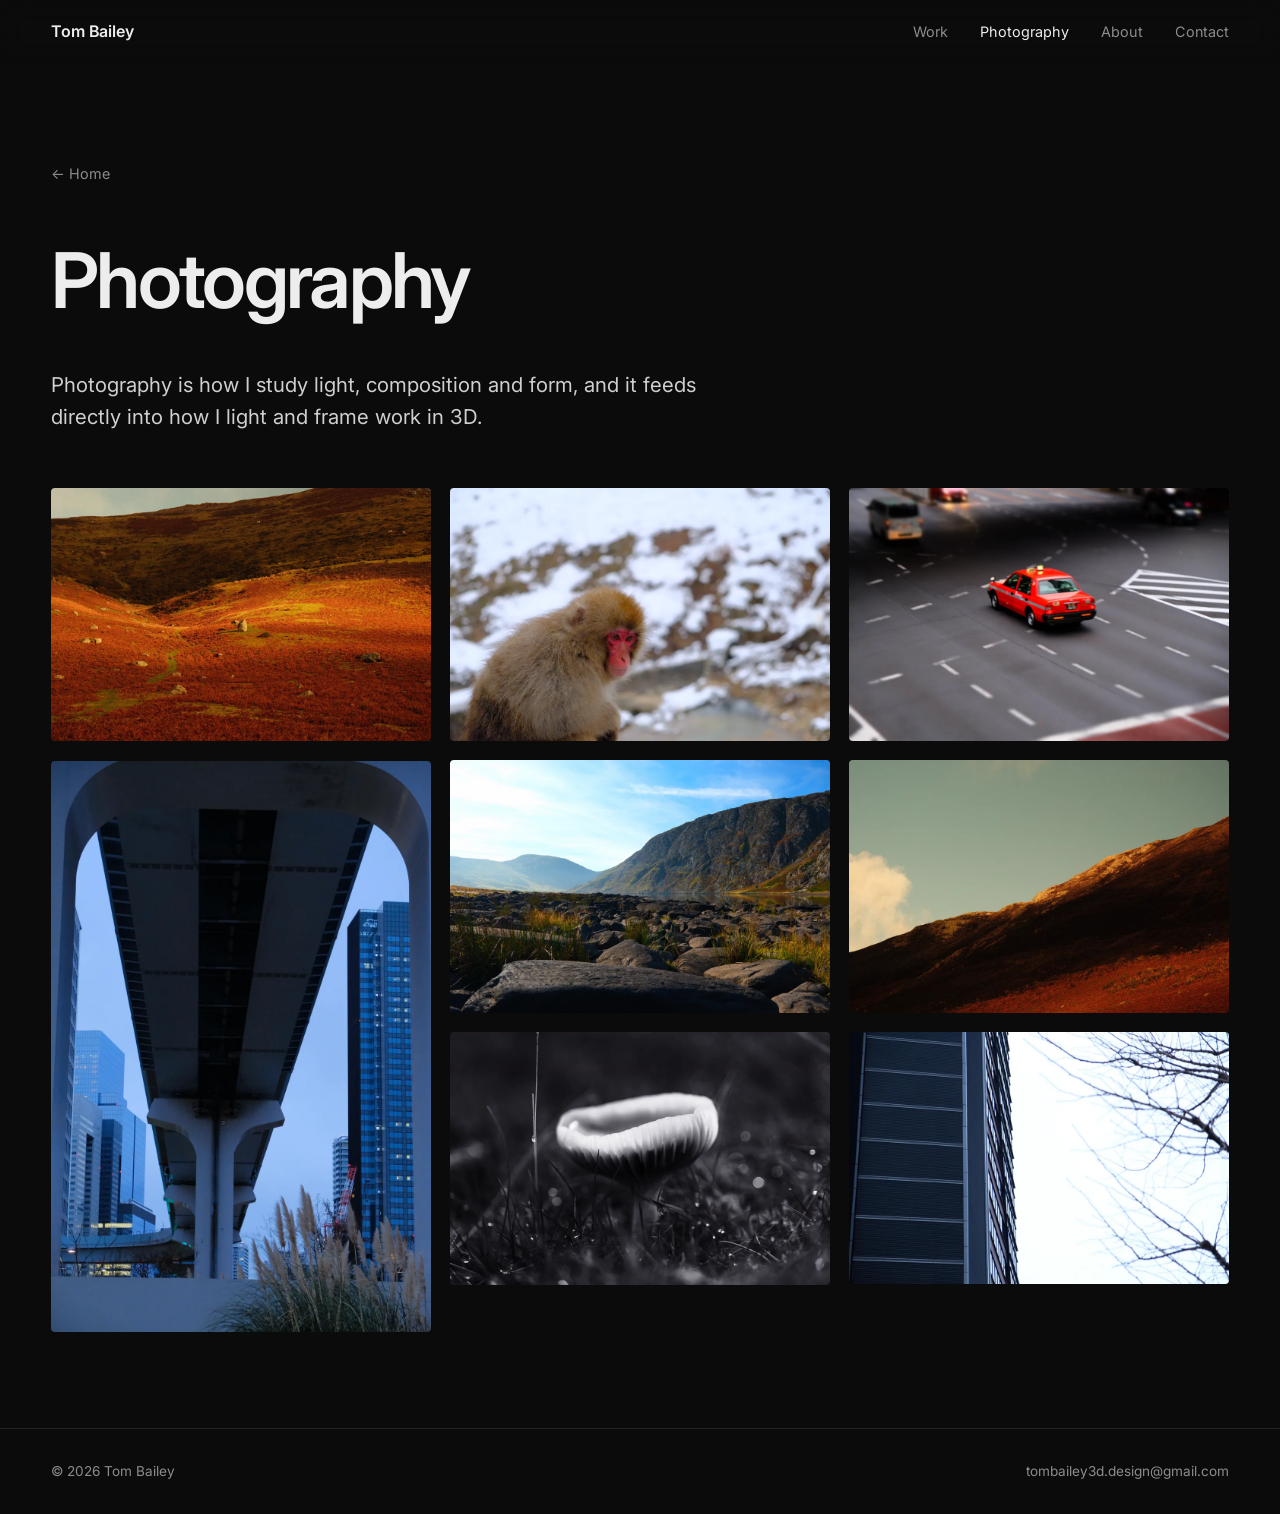
<file: photography.html>
<!DOCTYPE html>
<html lang="en-GB">
<head>
    <meta charset="UTF-8">
    <meta name="viewport" content="width=device-width, initial-scale=1">
    <title>Photography · Tom Bailey</title>
    <meta name="description" content="Photography by Tom Bailey: landscapes, cities and studies of light and form.">
    <meta property="og:title" content="Photography · Tom Bailey">
    <meta property="og:image" content="https://tombailey3ddesign.github.io/Portfolio/assets/og-photography.jpg">
    <meta property="og:image:width" content="1200">
    <meta property="og:image:height" content="630">
    <meta name="twitter:card" content="summary_large_image">
    <meta name="theme-color" content="#0b0b0b">
    <link rel="icon" href="assets/favicon.svg" type="image/svg+xml">
    <link rel="preconnect" href="https://fonts.googleapis.com">
    <link rel="preconnect" href="https://fonts.gstatic.com" crossorigin>
    <link href="https://fonts.googleapis.com/css2?family=Inter:wght@400;500;600&display=swap" rel="stylesheet">
    <link rel="stylesheet" href="css/style.css">
    <script>document.documentElement.classList.add('js');</script>
</head>
<body>
    <header class="site-header">
        <div class="wrap">
            <a class="logo" href="index.html">Tom Bailey</a>
            <nav aria-label="Main">
                <ul class="nav">
                    <li><a href="index.html#work">Work</a></li>
                    <li class="nav-hide-sm"><a href="photography.html" aria-current="page">Photography</a></li>
                    <li><a href="index.html#about">About</a></li>
                    <li><a href="index.html#contact">Contact</a></li>
                </ul>
            </nav>
        </div>
    </header>

    <main class="wrap">
        <section class="project-hero">
            <a class="back" href="index.html">← Home</a>
            <h1>Photography</h1>
            <p class="lead">Photography is how I study light, composition and form, and it feeds directly into how I light and frame work in 3D.</p>
        </section>

        <div class="photo-grid">
            <figure>
                <img src="assets/img/photo-3-1000.webp" width="2200" height="1466" loading="lazy" decoding="async"
                     alt="Rolling hills in deep orange light" data-lightbox data-full="assets/img/photo-3-2200.webp">
            </figure>
            <figure>
                <img src="assets/img/photo-5-1000.webp" width="2000" height="3008" loading="lazy" decoding="async"
                     alt="Looking up at an elevated road between glass towers" data-lightbox data-full="assets/img/photo-5-2200.webp">
            </figure>
            <figure>
                <img src="assets/img/photo-8-1000.webp" width="2200" height="1462" loading="lazy" decoding="async"
                     alt="A snow monkey sitting on snowy rocks" data-lightbox data-full="assets/img/photo-8-2200.webp">
            </figure>
            <figure>
                <img src="assets/img/photo-1-1000.webp" width="2200" height="1466" loading="lazy" decoding="async"
                     alt="A rocky valley under a clear sky" data-lightbox data-full="assets/img/photo-1-2200.webp">
            </figure>
            <figure>
                <img src="assets/img/photo-4-1000.webp" width="2200" height="1466" loading="lazy" decoding="async"
                     alt="Black and white close-up of a mushroom in grass" data-lightbox data-full="assets/img/photo-4-2200.webp">
            </figure>
            <figure>
                <img src="assets/img/photo-7-1000.webp" width="2200" height="1462" loading="lazy" decoding="async"
                     alt="A red taxi turning across a city junction, seen from above" data-lightbox data-full="assets/img/photo-7-2200.webp">
            </figure>
            <figure>
                <img src="assets/img/photo-2-1000.webp" width="2200" height="1466" loading="lazy" decoding="async"
                     alt="A sunlit hillside against a green-blue sky" data-lightbox data-full="assets/img/photo-2-2200.webp">
            </figure>
            <figure>
                <img src="assets/img/photo-6-1000.webp" width="2200" height="1462" loading="lazy" decoding="async"
                     alt="A dark building edge beside bare winter branches" data-lightbox data-full="assets/img/photo-6-2200.webp">
            </figure>
        </div>
    </main>

    <footer class="site-footer" style="margin-top: clamp(3rem, 8vw, 6rem)">
        <div class="wrap">
            <span>© <span data-year>2026</span> Tom Bailey</span>
            <a href="mailto:tombailey3d.design@gmail.com">tombailey3d.design@gmail.com</a>
        </div>
    </footer>

    <script src="js/main.js"></script>
</body>
</html>
</file>
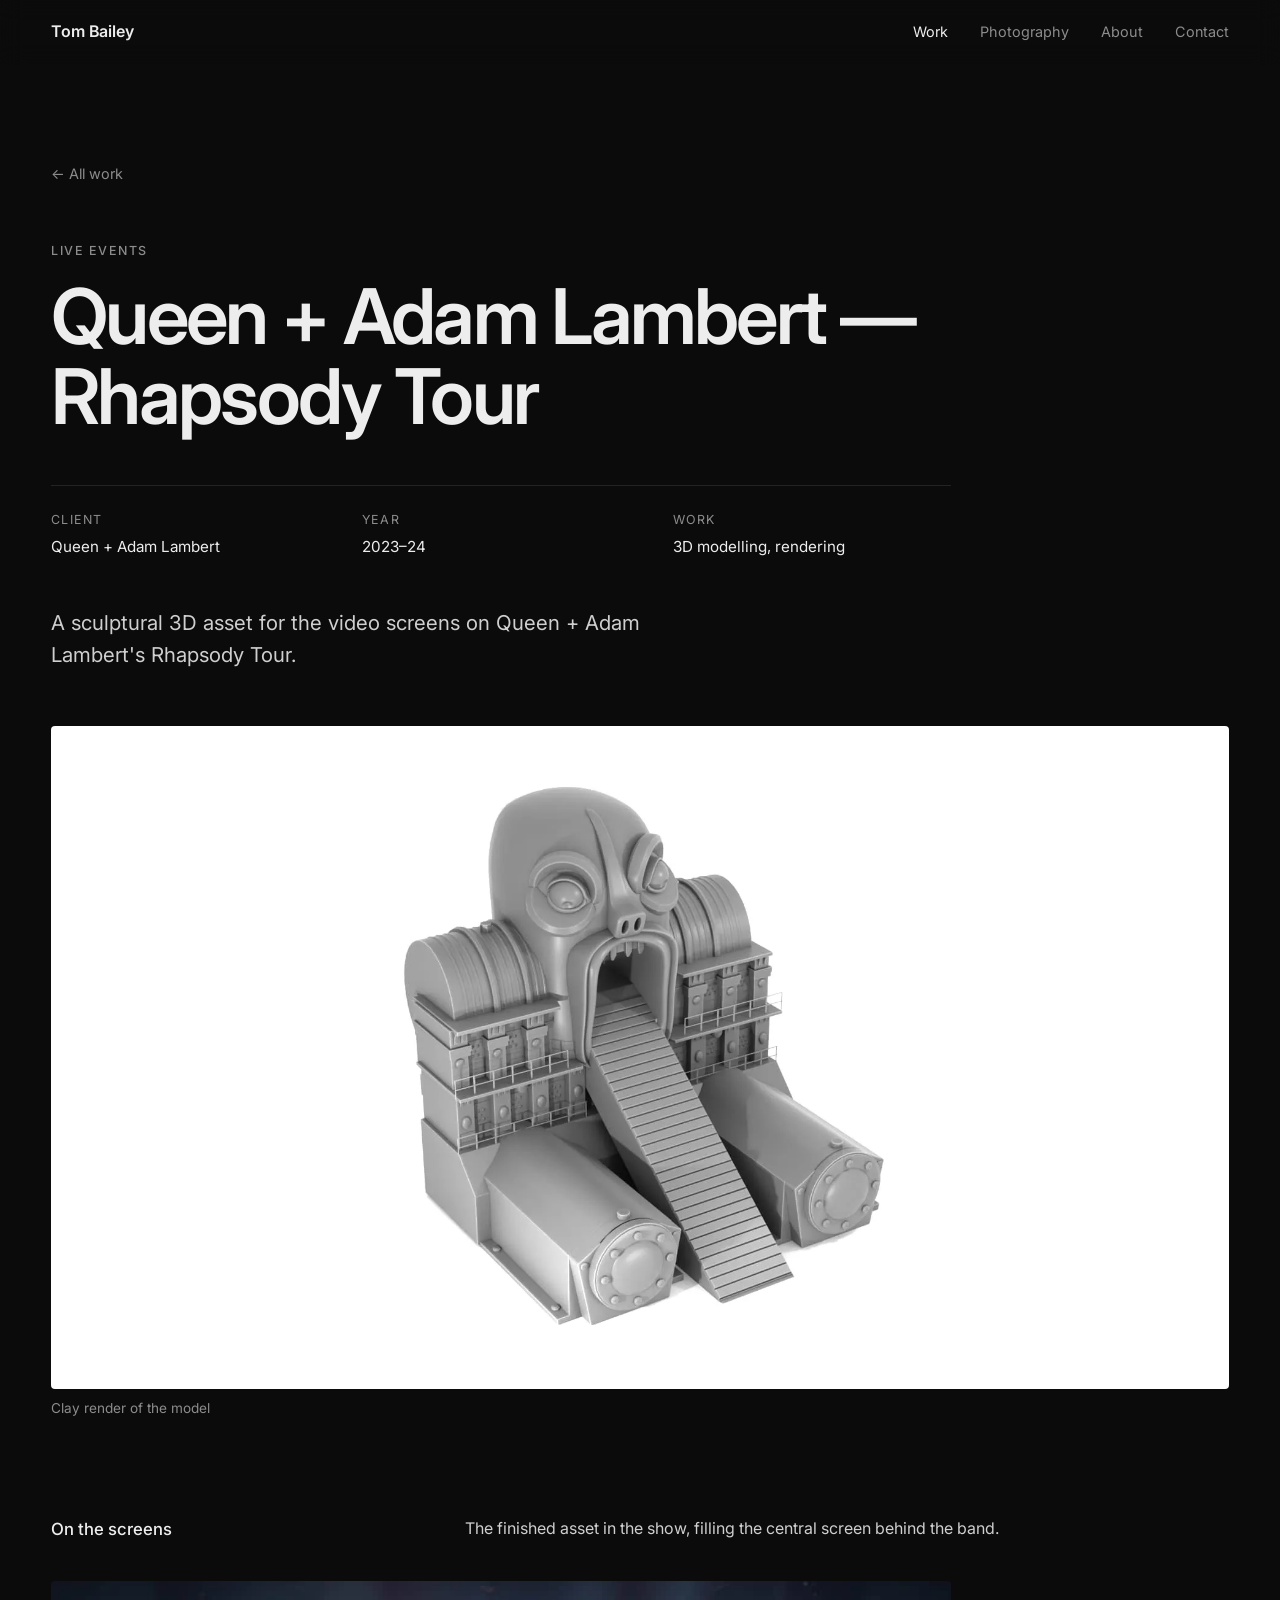
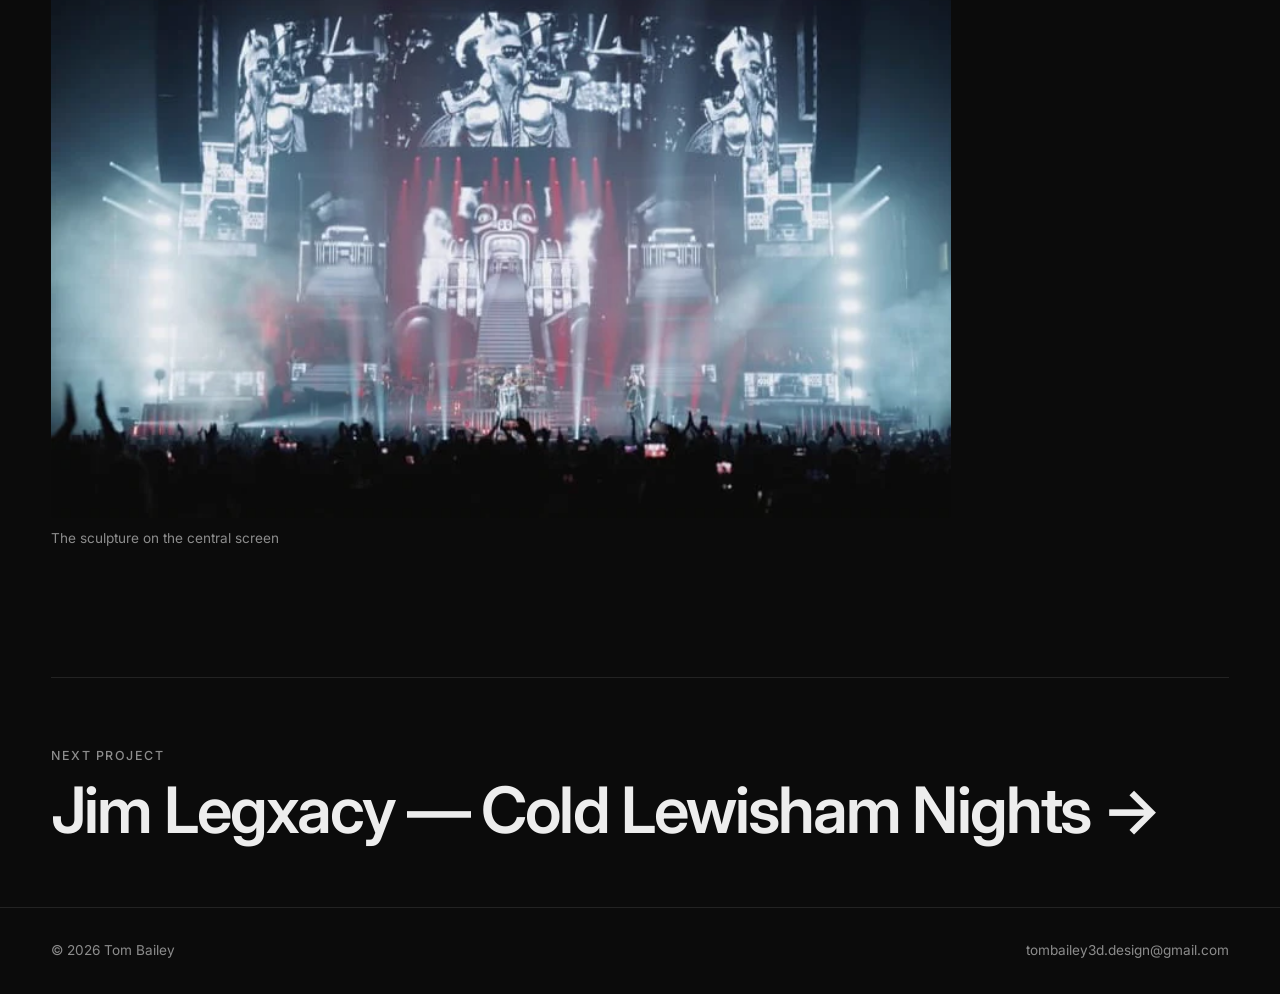
<file: queen.html>
<!DOCTYPE html>
<html lang="en-GB">
<head>
    <meta charset="UTF-8">
    <meta name="viewport" content="width=device-width, initial-scale=1">
    <title>Queen + Adam Lambert — Rhapsody Tour · Tom Bailey</title>
    <meta name="description" content="3D assets for Queen + Adam Lambert's Rhapsody Tour, 2023–24.">
    <meta property="og:title" content="Queen + Adam Lambert — Rhapsody Tour · Tom Bailey">
    <meta property="og:image" content="https://tombailey3ddesign.github.io/Portfolio/assets/og-queen.jpg">
    <meta property="og:image:width" content="1200">
    <meta property="og:image:height" content="630">
    <meta name="twitter:card" content="summary_large_image">
    <meta name="theme-color" content="#0b0b0b">
    <link rel="icon" href="assets/favicon.svg" type="image/svg+xml">
    <link rel="preconnect" href="https://fonts.googleapis.com">
    <link rel="preconnect" href="https://fonts.gstatic.com" crossorigin>
    <link href="https://fonts.googleapis.com/css2?family=Inter:wght@400;500;600&display=swap" rel="stylesheet">
    <link rel="stylesheet" href="css/style.css">
    <script>document.documentElement.classList.add('js');</script>
</head>
<body>
    <header class="site-header">
        <div class="wrap">
            <a class="logo" href="index.html">Tom Bailey</a>
            <nav aria-label="Main">
                <ul class="nav">
                    <li><a href="index.html#work" aria-current="page">Work</a></li>
                    <li class="nav-hide-sm"><a href="photography.html">Photography</a></li>
                    <li><a href="index.html#about">About</a></li>
                    <li><a href="index.html#contact">Contact</a></li>
                </ul>
            </nav>
        </div>
    </header>

    <main class="wrap">
        <section class="project-hero">
            <a class="back" href="index.html#work">← All work</a>
            <p class="eyebrow">Live events</p>
            <h1 style="margin-top:1rem">Queen + Adam Lambert — Rhapsody Tour</h1>
            <dl class="meta">
                <div><dt>Client</dt><dd>Queen + Adam Lambert</dd></div>
                <div><dt>Year</dt><dd>2023–24</dd></div>
                <div><dt>Work</dt><dd>3D modelling, rendering</dd></div>
            </dl>
            <p class="lead">A sculptural 3D asset for the video screens on Queen + Adam Lambert's Rhapsody Tour.</p>
        </section>

        <figure class="reveal">
            <img src="assets/img/queen-sculpture-1000.webp"
                 srcset="assets/img/queen-sculpture-1000.webp 1000w, assets/img/queen-sculpture-2200.webp 1920w"
                 sizes="(min-width: 1440px) 1330px, 100vw"
                 width="1920" height="1080" fetchpriority="high"
                 alt="Grey clay render of a sculptural stage asset"
                 data-lightbox data-full="assets/img/queen-sculpture-2200.webp">
            <figcaption>Clay render of the model</figcaption>
        </figure>

        <section class="block reveal">
            <div class="block-text">
                <h2>On the screens</h2>
                <p>The finished asset in the show, filling the central screen behind the band.</p>
            </div>
            <div class="media-grid media-grid--narrow">
                <figure>
                    <img src="assets/img/queen-live-1000.webp" width="738" height="440" loading="lazy" decoding="async"
                         alt="Queen + Adam Lambert on stage, the 3D sculpture on the central screen behind them"
                         data-lightbox data-full="assets/img/queen-live-1000.webp">
                    <figcaption>The sculpture on the central screen</figcaption>
                </figure>
            </div>
        </section>

        <a class="next-project" href="jim-legxacy.html">
            <span class="eyebrow">Next project</span>
            <strong>Jim Legxacy — Cold Lewisham Nights <span class="card-arrow">→</span></strong>
        </a>
    </main>

    <footer class="site-footer">
        <div class="wrap">
            <span>© <span data-year>2026</span> Tom Bailey</span>
            <a href="mailto:tombailey3d.design@gmail.com">tombailey3d.design@gmail.com</a>
        </div>
    </footer>

    <script src="js/main.js"></script>
</body>
</html>
</file>
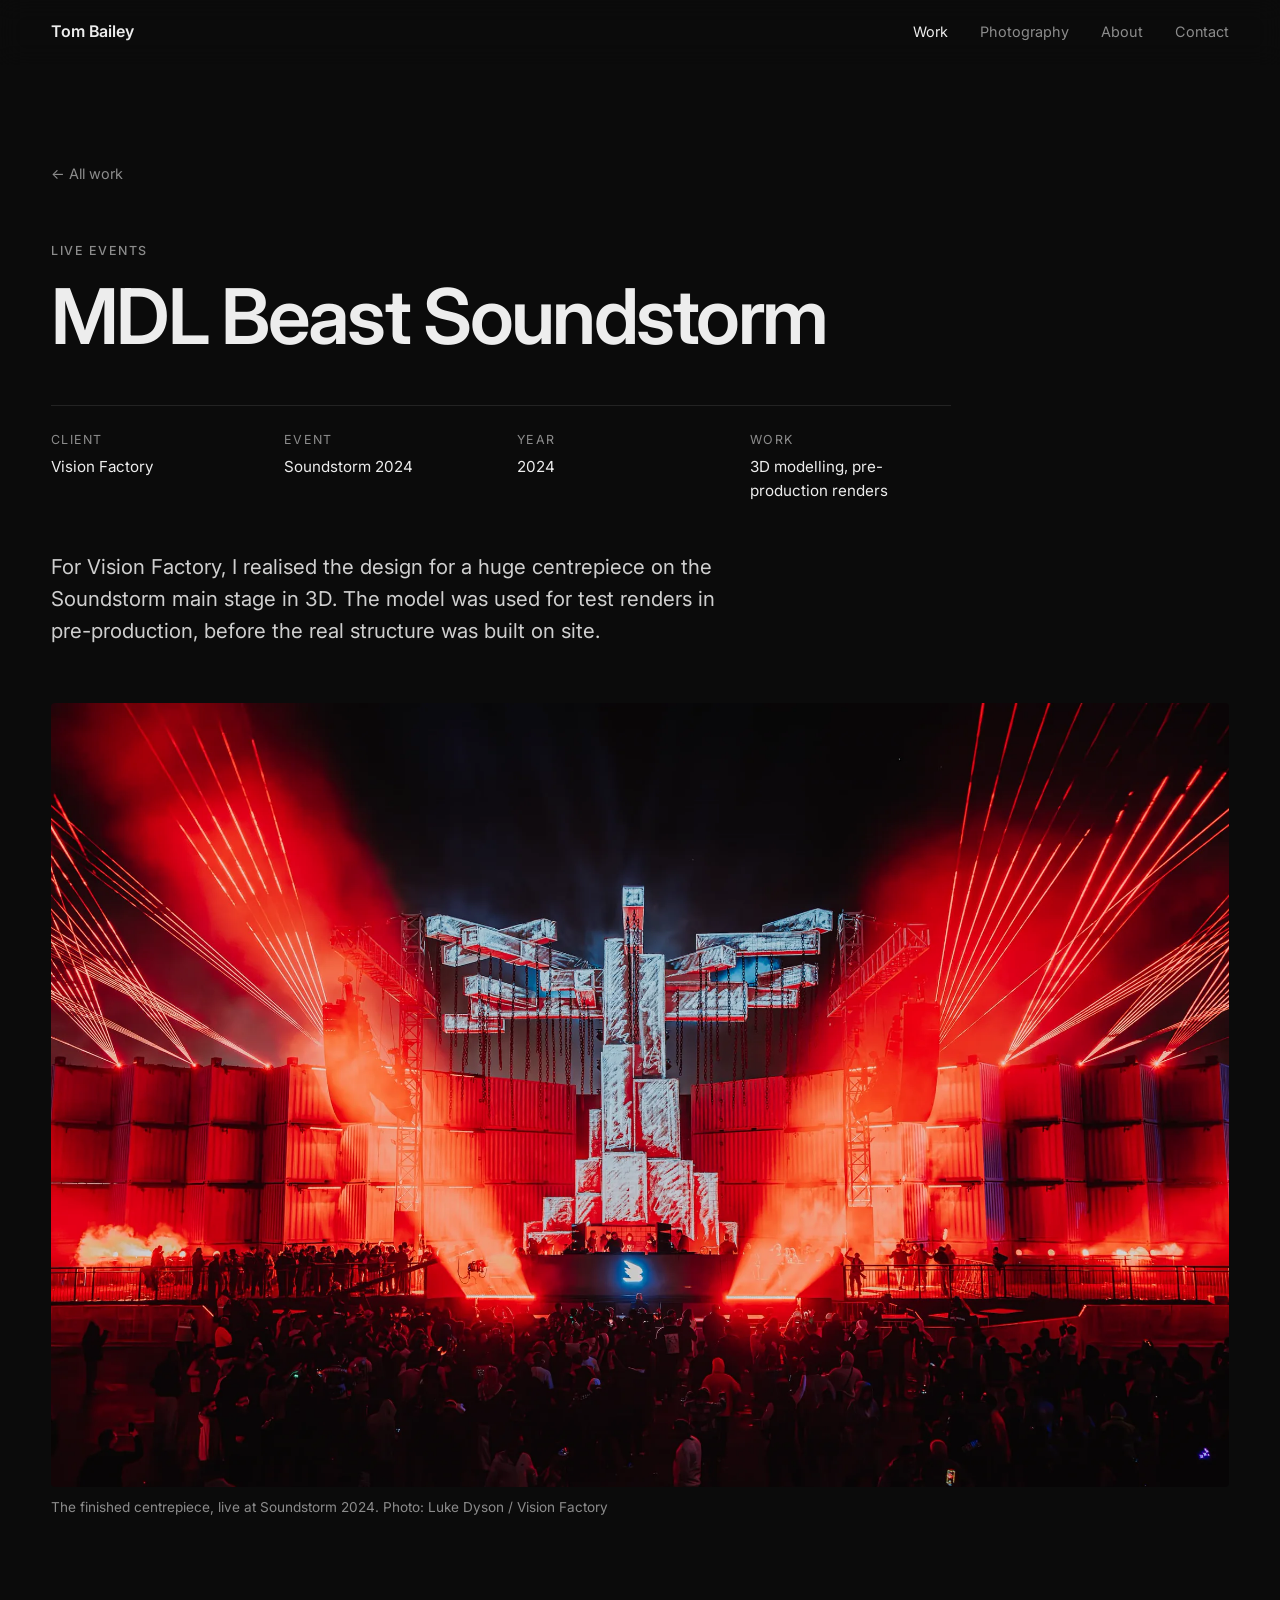
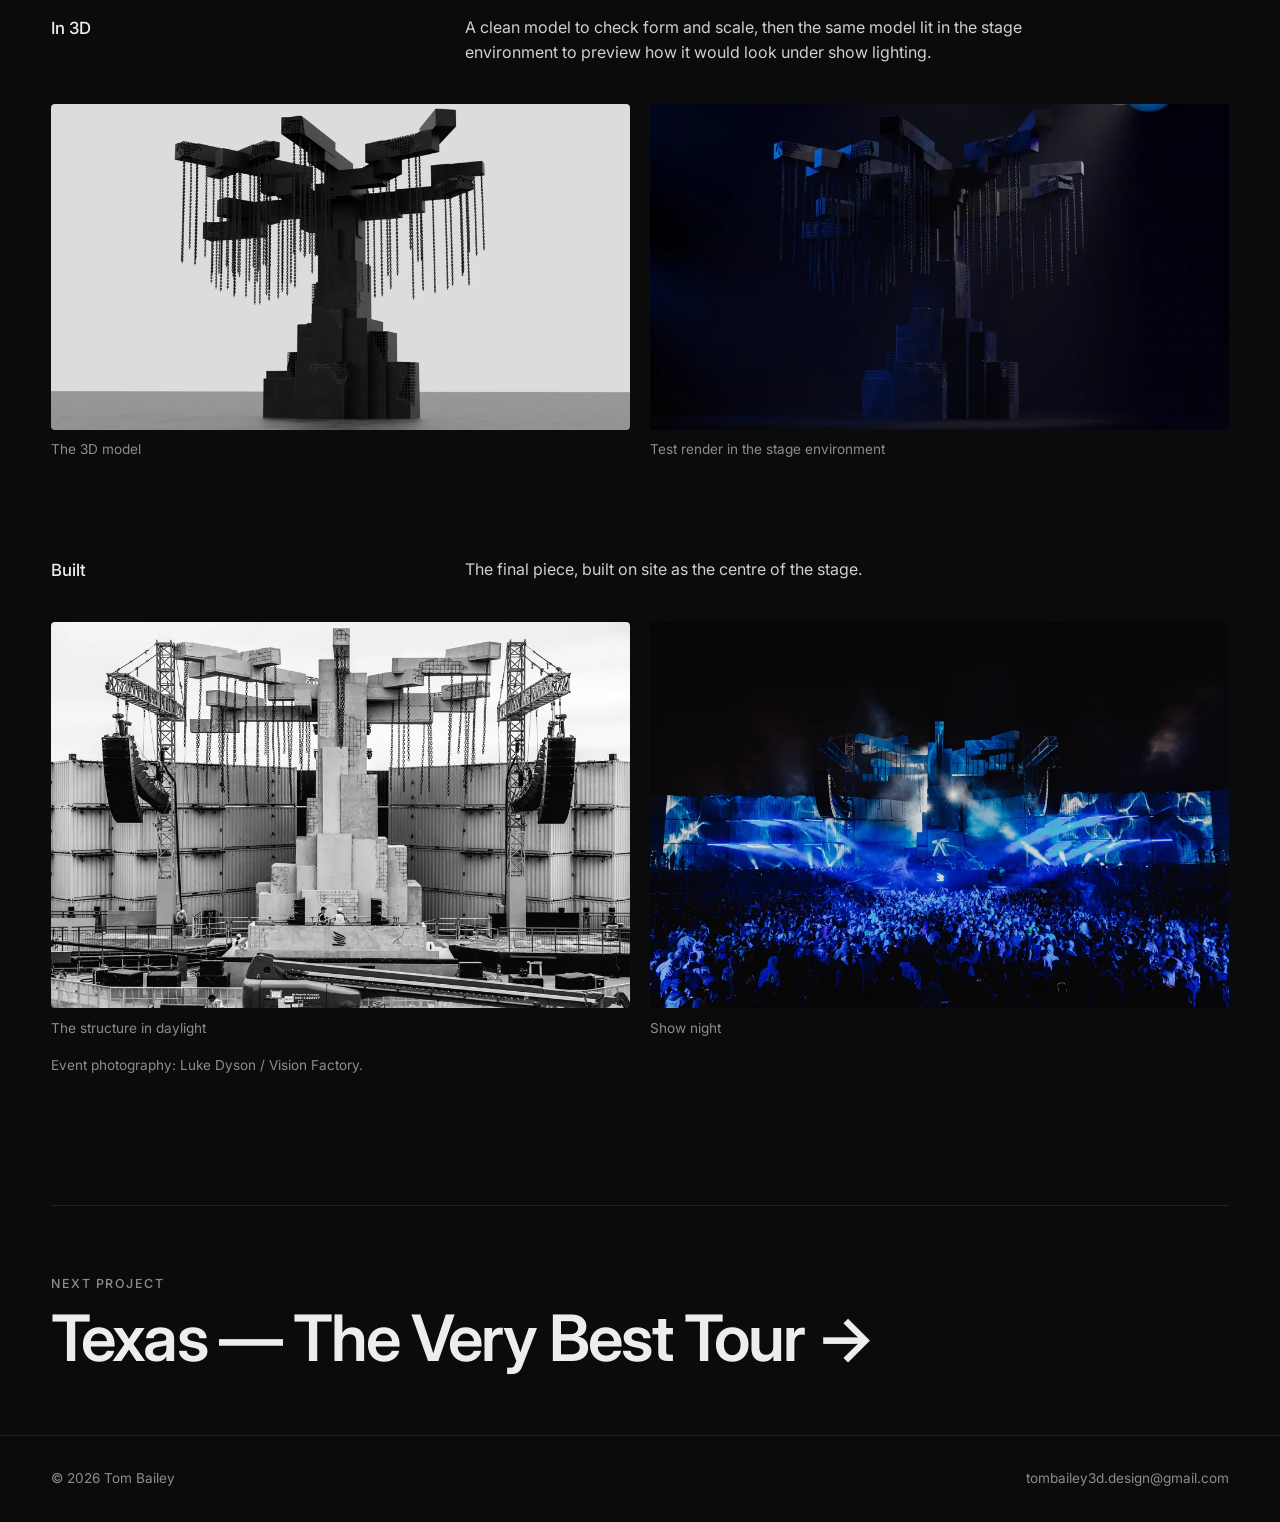
<file: soundstorm.html>
<!DOCTYPE html>
<html lang="en-GB">
<head>
    <meta charset="UTF-8">
    <meta name="viewport" content="width=device-width, initial-scale=1">
    <title>MDL Beast Soundstorm 2024 · Tom Bailey</title>
    <meta name="description" content="The main stage centrepiece at MDL Beast Soundstorm 2024, realised in 3D for Vision Factory and used for pre-production test renders.">
    <meta property="og:title" content="MDL Beast Soundstorm 2024 · Tom Bailey">
    <meta property="og:image" content="https://tombailey3ddesign.github.io/Portfolio/assets/og-soundstorm.jpg">
    <meta property="og:image:width" content="1200">
    <meta property="og:image:height" content="630">
    <meta name="twitter:card" content="summary_large_image">
    <meta name="theme-color" content="#0b0b0b">
    <link rel="icon" href="assets/favicon.svg" type="image/svg+xml">
    <link rel="preconnect" href="https://fonts.googleapis.com">
    <link rel="preconnect" href="https://fonts.gstatic.com" crossorigin>
    <link href="https://fonts.googleapis.com/css2?family=Inter:wght@400;500;600&display=swap" rel="stylesheet">
    <link rel="stylesheet" href="css/style.css">
    <script>document.documentElement.classList.add('js');</script>
</head>
<body>
    <header class="site-header">
        <div class="wrap">
            <a class="logo" href="index.html">Tom Bailey</a>
            <nav aria-label="Main">
                <ul class="nav">
                    <li><a href="index.html#work" aria-current="page">Work</a></li>
                    <li class="nav-hide-sm"><a href="photography.html">Photography</a></li>
                    <li><a href="index.html#about">About</a></li>
                    <li><a href="index.html#contact">Contact</a></li>
                </ul>
            </nav>
        </div>
    </header>

    <main class="wrap">
        <section class="project-hero">
            <a class="back" href="index.html#work">← All work</a>
            <p class="eyebrow">Live events</p>
            <h1 style="margin-top:1rem">MDL Beast Soundstorm</h1>
            <dl class="meta">
                <div><dt>Client</dt><dd>Vision Factory</dd></div>
                <div><dt>Event</dt><dd>Soundstorm 2024</dd></div>
                <div><dt>Year</dt><dd>2024</dd></div>
                <div><dt>Work</dt><dd>3D modelling, pre-production renders</dd></div>
            </dl>
            <p class="lead">For Vision Factory, I realised the design for a huge centrepiece on the Soundstorm main stage in 3D. The model was used for test renders in pre-production, before the real structure was built on site.</p>
        </section>

        <figure class="reveal">
            <img src="assets/img/ss-live-red-1000.webp"
                 srcset="assets/img/ss-live-red-1000.webp 1000w, assets/img/ss-live-red-2200.webp 2200w"
                 sizes="(min-width: 1440px) 1330px, 100vw"
                 width="2200" height="1466" fetchpriority="high"
                 alt="The finished centrepiece on the Soundstorm stage under red lasers"
                 data-lightbox data-full="assets/img/ss-live-red-2200.webp">
            <figcaption>The finished centrepiece, live at Soundstorm 2024. Photo: Luke Dyson / Vision Factory</figcaption>
        </figure>

        <section class="block reveal">
            <div class="block-text">
                <h2>In 3D</h2>
                <p>A clean model to check form and scale, then the same model lit in the stage environment to preview how it would look under show lighting.</p>
            </div>
            <div class="media-grid media-grid--2">
                <figure>
                    <img src="assets/img/ss-concept-1-1000.webp"
                         srcset="assets/img/ss-concept-1-1000.webp 1000w, assets/img/ss-concept-1-2200.webp 1920w"
                         sizes="(min-width: 768px) 50vw, 100vw"
                         width="1920" height="1080" loading="lazy" decoding="async"
                         alt="3D render of a tree-like stage structure on a white background"
                         data-lightbox data-full="assets/img/ss-concept-1-2200.webp">
                    <figcaption>The 3D model</figcaption>
                </figure>
                <figure>
                    <img src="assets/img/ss-concept-2-1000.webp"
                         srcset="assets/img/ss-concept-2-1000.webp 1000w, assets/img/ss-concept-2-2200.webp 1920w"
                         sizes="(min-width: 768px) 50vw, 100vw"
                         width="1920" height="1080" loading="lazy" decoding="async"
                         alt="The same structure lit in blue in a dark stage environment"
                         data-lightbox data-full="assets/img/ss-concept-2-2200.webp">
                    <figcaption>Test render in the stage environment</figcaption>
                </figure>
            </div>
        </section>

        <section class="block reveal">
            <div class="block-text">
                <h2>Built</h2>
                <p>The final piece, built on site as the centre of the stage.</p>
            </div>
            <div class="media-grid media-grid--2">
                <figure>
                    <img src="assets/img/ss-stage-1000.webp"
                         srcset="assets/img/ss-stage-1000.webp 1000w, assets/img/ss-stage-2200.webp 2200w"
                         sizes="(min-width: 768px) 50vw, 100vw"
                         width="2200" height="1466" loading="lazy" decoding="async"
                         alt="Black and white photo of the built stage structure in daylight"
                         data-lightbox data-full="assets/img/ss-stage-2200.webp">
                    <figcaption>The structure in daylight</figcaption>
                </figure>
                <figure>
                    <img src="assets/img/ss-live-blue-1000.webp"
                         srcset="assets/img/ss-live-blue-1000.webp 1000w, assets/img/ss-live-blue-2200.webp 2200w"
                         sizes="(min-width: 768px) 50vw, 100vw"
                         width="2200" height="1466" loading="lazy" decoding="async"
                         alt="The stage lit blue above a large festival crowd"
                         data-lightbox data-full="assets/img/ss-live-blue-2200.webp">
                    <figcaption>Show night</figcaption>
                </figure>
            </div>
            <p class="credit">Event photography: Luke Dyson / Vision Factory.</p>
        </section>

        <a class="next-project" href="texas.html">
            <span class="eyebrow">Next project</span>
            <strong>Texas — The Very Best Tour <span class="card-arrow">→</span></strong>
        </a>
    </main>

    <footer class="site-footer">
        <div class="wrap">
            <span>© <span data-year>2026</span> Tom Bailey</span>
            <a href="mailto:tombailey3d.design@gmail.com">tombailey3d.design@gmail.com</a>
        </div>
    </footer>

    <script src="js/main.js"></script>
</body>
</html>
</file>
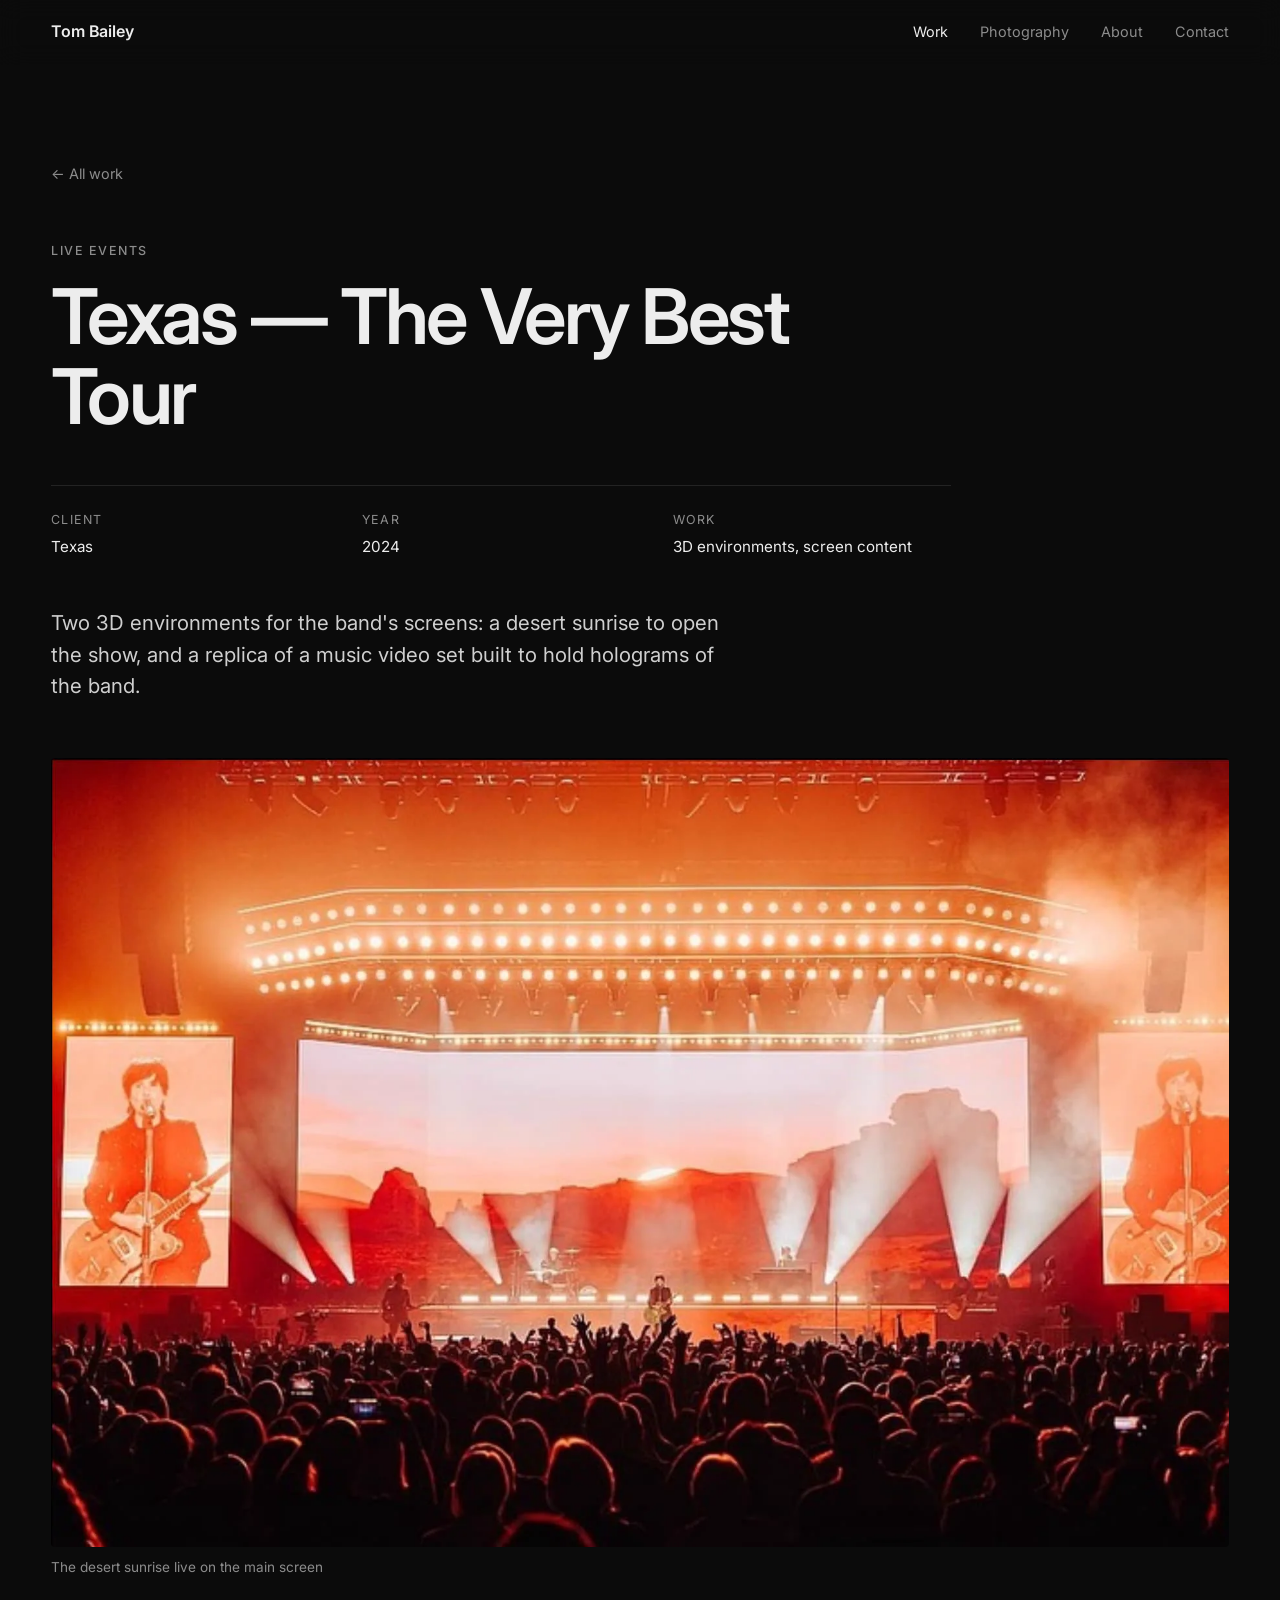
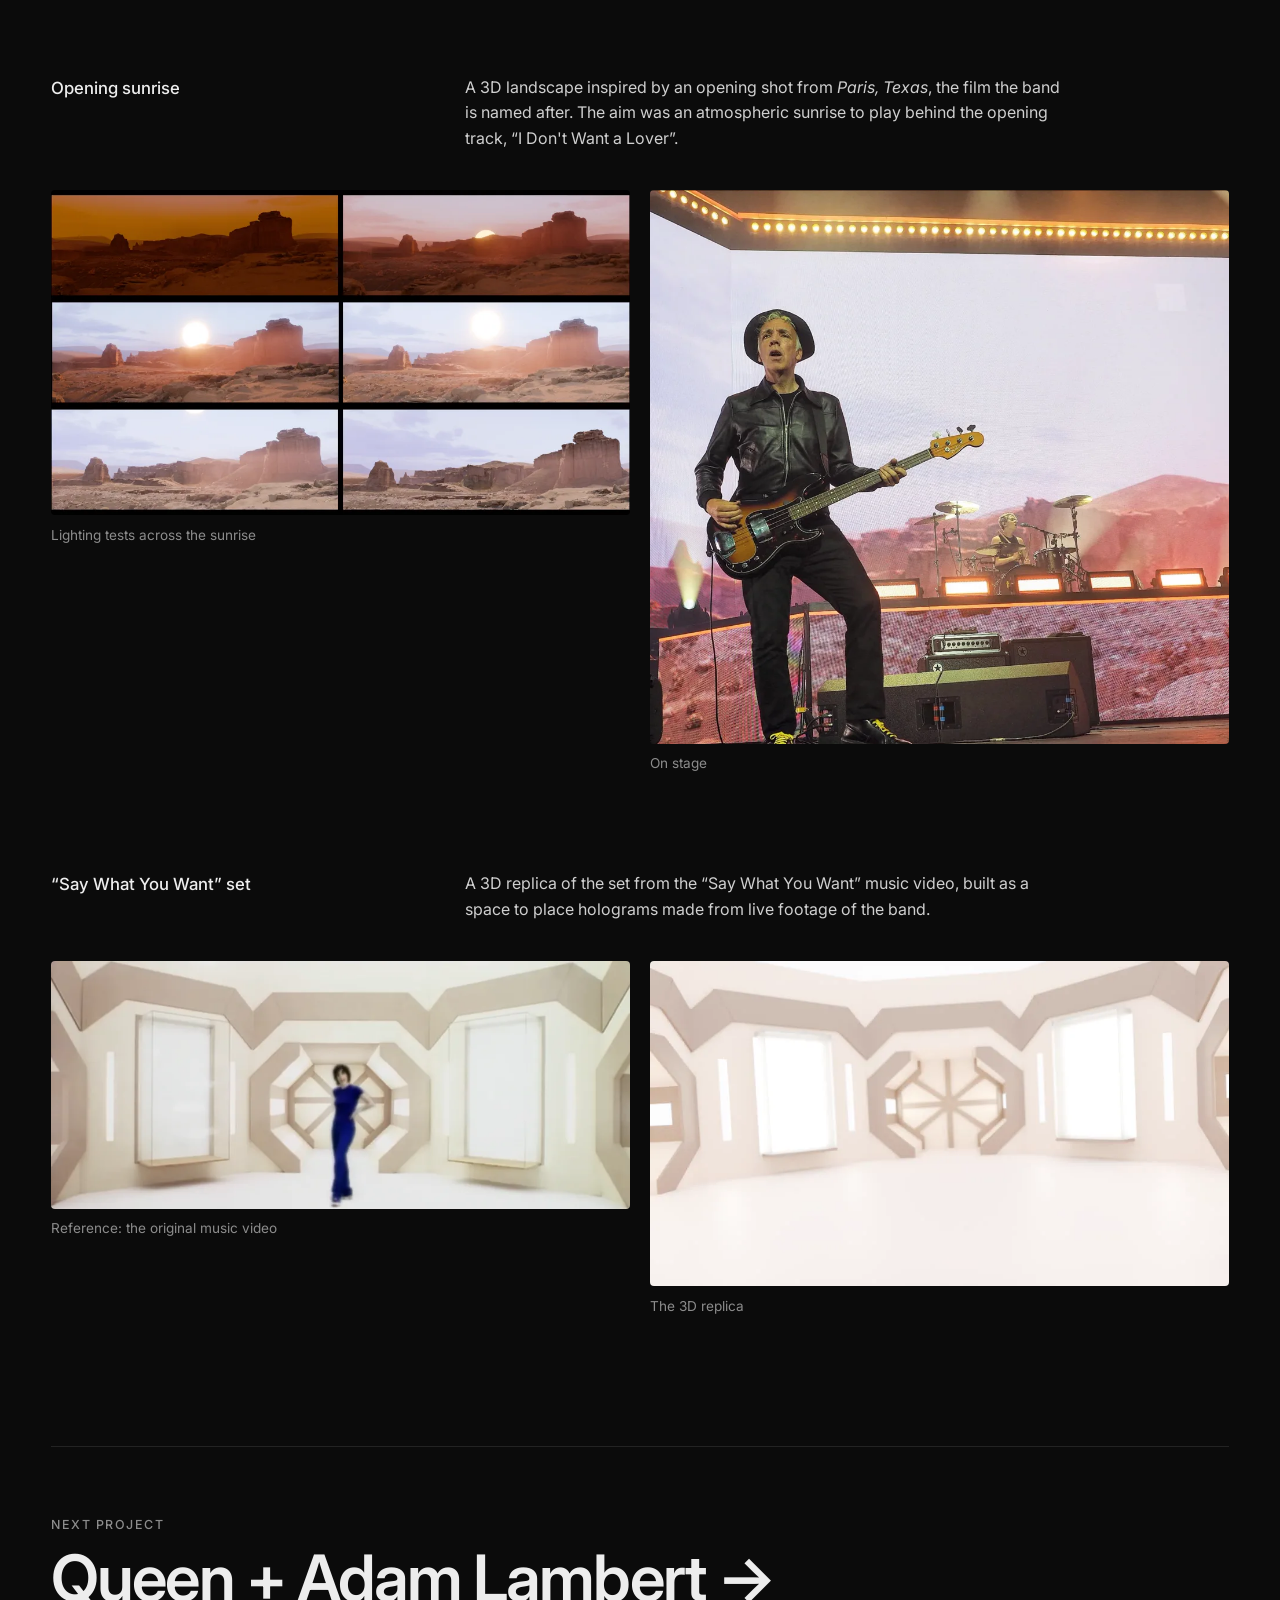
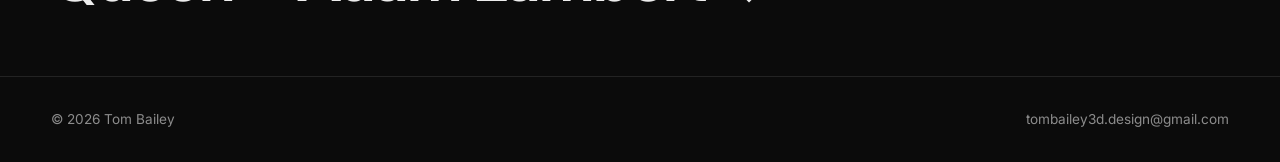
<file: texas.html>
<!DOCTYPE html>
<html lang="en-GB">
<head>
    <meta charset="UTF-8">
    <meta name="viewport" content="width=device-width, initial-scale=1">
    <title>Texas — The Very Best Tour · Tom Bailey</title>
    <meta name="description" content="3D environments for Texas's The Very Best Tour: a Paris, Texas-inspired desert sunrise and a replica of the Say What You Want video set.">
    <meta property="og:title" content="Texas — The Very Best Tour · Tom Bailey">
    <meta property="og:image" content="https://tombailey3ddesign.github.io/Portfolio/assets/og-texas.jpg">
    <meta property="og:image:width" content="1200">
    <meta property="og:image:height" content="630">
    <meta name="twitter:card" content="summary_large_image">
    <meta name="theme-color" content="#0b0b0b">
    <link rel="icon" href="assets/favicon.svg" type="image/svg+xml">
    <link rel="preconnect" href="https://fonts.googleapis.com">
    <link rel="preconnect" href="https://fonts.gstatic.com" crossorigin>
    <link href="https://fonts.googleapis.com/css2?family=Inter:wght@400;500;600&display=swap" rel="stylesheet">
    <link rel="stylesheet" href="css/style.css">
    <script>document.documentElement.classList.add('js');</script>
</head>
<body>
    <header class="site-header">
        <div class="wrap">
            <a class="logo" href="index.html">Tom Bailey</a>
            <nav aria-label="Main">
                <ul class="nav">
                    <li><a href="index.html#work" aria-current="page">Work</a></li>
                    <li class="nav-hide-sm"><a href="photography.html">Photography</a></li>
                    <li><a href="index.html#about">About</a></li>
                    <li><a href="index.html#contact">Contact</a></li>
                </ul>
            </nav>
        </div>
    </header>

    <main class="wrap">
        <section class="project-hero">
            <a class="back" href="index.html#work">← All work</a>
            <p class="eyebrow">Live events</p>
            <h1 style="margin-top:1rem">Texas — The Very Best Tour</h1>
            <dl class="meta">
                <div><dt>Client</dt><dd>Texas</dd></div>
                <div><dt>Year</dt><dd>2024</dd></div>
                <div><dt>Work</dt><dd>3D environments, screen content</dd></div>
            </dl>
            <p class="lead">Two 3D environments for the band's screens: a desert sunrise to open the show, and a replica of a music video set built to hold holograms of the band.</p>
        </section>

        <figure class="reveal">
            <img src="assets/img/texas-live-1000.webp"
                 srcset="assets/img/texas-live-1000.webp 1000w, assets/img/texas-live-2200.webp 1814w"
                 sizes="(min-width: 1440px) 1330px, 100vw"
                 width="1814" height="1216" fetchpriority="high"
                 alt="Texas on stage in front of a 3D desert sunrise on the main screen"
                 data-lightbox data-full="assets/img/texas-live-2200.webp">
            <figcaption>The desert sunrise live on the main screen</figcaption>
        </figure>

        <section class="block reveal">
            <div class="block-text">
                <h2>Opening sunrise</h2>
                <p>A 3D landscape inspired by an opening shot from <em>Paris, Texas</em>, the film the band is named after. The aim was an atmospheric sunrise to play behind the opening track, “I Don't Want a Lover”.</p>
            </div>
            <div class="media-grid media-grid--2">
                <figure>
                    <img src="assets/img/texas-desert-tests-1000.webp"
                         srcset="assets/img/texas-desert-tests-1000.webp 1000w, assets/img/texas-desert-tests-2200.webp 2200w"
                         sizes="(min-width: 768px) 50vw, 100vw"
                         width="2200" height="1238" loading="lazy" decoding="async"
                         alt="Six lighting tests of the desert landscape at different points of the sunrise"
                         data-lightbox data-full="assets/img/texas-desert-tests-2200.webp">
                    <figcaption>Lighting tests across the sunrise</figcaption>
                </figure>
                <figure>
                    <img src="assets/img/texas-live-2-1000.webp"
                         srcset="assets/img/texas-live-2-1000.webp 1000w, assets/img/texas-live-2-2200.webp 1882w"
                         sizes="(min-width: 768px) 50vw, 100vw"
                         width="1882" height="1800" loading="lazy" decoding="async"
                         alt="Guitarist on stage with the desert landscape on the screen behind"
                         data-lightbox data-full="assets/img/texas-live-2-2200.webp">
                    <figcaption>On stage</figcaption>
                </figure>
            </div>
        </section>

        <section class="block reveal">
            <div class="block-text">
                <h2>“Say What You Want” set</h2>
                <p>A 3D replica of the set from the “Say What You Want” music video, built as a space to place holograms made from live footage of the band.</p>
            </div>
            <div class="media-grid media-grid--2">
                <figure>
                    <img src="assets/img/texas-room-ref-1000.webp"
                         srcset="assets/img/texas-room-ref-1000.webp 1000w, assets/img/texas-room-ref-2200.webp 1902w"
                         sizes="(min-width: 768px) 50vw, 100vw"
                         width="1902" height="814" loading="lazy" decoding="async"
                         alt="Still from the original music video: a white futuristic room with a performer"
                         data-lightbox data-full="assets/img/texas-room-ref-2200.webp">
                    <figcaption>Reference: the original music video</figcaption>
                </figure>
                <figure>
                    <img src="assets/img/texas-room-1000.webp" width="960" height="540" loading="lazy" decoding="async"
                         alt="3D replica of the white futuristic room"
                         data-lightbox data-full="assets/img/texas-room-1000.webp">
                    <figcaption>The 3D replica</figcaption>
                </figure>
            </div>
        </section>

        <a class="next-project" href="queen.html">
            <span class="eyebrow">Next project</span>
            <strong>Queen + Adam Lambert <span class="card-arrow">→</span></strong>
        </a>
    </main>

    <footer class="site-footer">
        <div class="wrap">
            <span>© <span data-year>2026</span> Tom Bailey</span>
            <a href="mailto:tombailey3d.design@gmail.com">tombailey3d.design@gmail.com</a>
        </div>
    </footer>

    <script src="js/main.js"></script>
</body>
</html>
</file>
<file: css/style.css>
/* ==========================================================================
   Tom Bailey — portfolio
   ========================================================================== */

:root {
    --bg: #0b0b0b;
    --surface: #141414;
    --fg: #ededed;
    --muted: #8c8c8c;
    --line: #232323;
    --max: 1440px;
    --gutter: clamp(16px, 4vw, 56px);
    --radius: 4px;
    --ease: cubic-bezier(.2, .7, .2, 1);
    --font: "Inter", -apple-system, BlinkMacSystemFont, "Segoe UI", Helvetica, Arial, sans-serif;
}

*,
*::before,
*::after { box-sizing: border-box; }

* { margin: 0; }

html {
    -webkit-text-size-adjust: 100%;
    scroll-behavior: smooth;
}

body {
    background: var(--bg);
    color: var(--fg);
    font-family: var(--font);
    font-size: 1rem;
    line-height: 1.6;
    -webkit-font-smoothing: antialiased;
    text-rendering: optimizeLegibility;
}

img,
video {
    display: block;
    max-width: 100%;
    height: auto;
}

a { color: inherit; }

::selection { background: var(--fg); color: var(--bg); }

:focus-visible {
    outline: 2px solid var(--fg);
    outline-offset: 3px;
}

.skip-link {
    position: absolute;
    left: var(--gutter);
    top: -100px;
    padding: .5rem 1rem;
    background: var(--fg);
    color: var(--bg);
    z-index: 100;
}
.skip-link:focus { top: 1rem; }

.wrap {
    width: 100%;
    max-width: var(--max);
    margin-inline: auto;
    padding-inline: var(--gutter);
}

/* ===== Header ===== */
.site-header {
    position: sticky;
    top: 0;
    z-index: 50;
    background: rgba(11, 11, 11, .82);
    backdrop-filter: blur(12px);
    -webkit-backdrop-filter: blur(12px);
    border-bottom: 1px solid transparent;
    transition: border-color .3s;
}
.site-header.is-scrolled { border-bottom-color: var(--line); }

.site-header .wrap {
    display: flex;
    align-items: center;
    justify-content: space-between;
    height: 64px;
    gap: 1rem;
}

.logo {
    font-weight: 600;
    letter-spacing: -.01em;
    text-decoration: none;
    white-space: nowrap;
}

.nav {
    display: flex;
    gap: clamp(1rem, 3vw, 2rem);
    list-style: none;
    padding: 0;
    font-size: .9rem;
}
.nav a {
    color: var(--muted);
    text-decoration: none;
    transition: color .2s;
}
.nav a:hover,
.nav a[aria-current="page"] { color: var(--fg); }

@media (max-width: 480px) {
    .nav .nav-hide-sm { display: none; }
}

/* ===== Type ===== */
.eyebrow {
    font-size: .78rem;
    font-weight: 500;
    letter-spacing: .12em;
    text-transform: uppercase;
    color: var(--muted);
}

.lead {
    font-size: clamp(1.1rem, 1.6vw, 1.35rem);
    line-height: 1.55;
    max-width: 52ch;
    color: #cfcfcf;
}

/* ===== Hero ===== */
.hero {
    padding-block: clamp(4rem, 12vw, 9rem) clamp(3rem, 7vw, 5rem);
}

.hero h1 {
    font-size: clamp(2.4rem, 6.4vw, 5.6rem);
    font-weight: 600;
    line-height: 1.02;
    letter-spacing: -.035em;
    max-width: 15ch;
}

.hero .lead { margin-top: clamp(1.25rem, 2.5vw, 2rem); }

.hero-actions {
    display: flex;
    flex-wrap: wrap;
    gap: .75rem;
    margin-top: 2rem;
}

.btn {
    display: inline-flex;
    align-items: center;
    gap: .5rem;
    padding: .8rem 1.4rem;
    border: 1px solid var(--fg);
    border-radius: 999px;
    font-size: .92rem;
    font-weight: 500;
    text-decoration: none;
    transition: background .25s, color .25s;
}
.btn--solid { background: var(--fg); color: var(--bg); }
.btn--solid:hover { background: transparent; color: var(--fg); }
.btn--ghost { border-color: var(--line); }
.btn--ghost:hover { border-color: var(--fg); }

.clients {
    display: flex;
    flex-wrap: wrap;
    align-items: baseline;
    gap: .5rem 2rem;
    margin-top: clamp(3rem, 7vw, 5rem);
    padding-top: 1.5rem;
    border-top: 1px solid var(--line);
}
.clients ul {
    display: flex;
    flex-wrap: wrap;
    gap: .4rem 1.75rem;
    list-style: none;
    padding: 0;
    font-size: .98rem;
    color: #cfcfcf;
}

/* ===== Section heading ===== */
.section { padding-block: clamp(3rem, 8vw, 6rem); }

.section-head {
    display: flex;
    justify-content: space-between;
    align-items: baseline;
    gap: 1rem;
    margin-bottom: clamp(1.5rem, 3vw, 2.5rem);
}

/* ===== Work grid ===== */
.work-grid {
    display: grid;
    grid-template-columns: 1fr;
    gap: clamp(2.5rem, 5vw, 4rem) clamp(16px, 2vw, 28px);
}

@media (min-width: 768px) {
    .work-grid { grid-template-columns: 1fr 1fr; }
    .card--wide { grid-column: 1 / -1; }
}

.card {
    display: block;
    text-decoration: none;
}

.card-media {
    position: relative;
    overflow: hidden;
    border-radius: var(--radius);
    background: var(--surface);
    aspect-ratio: 4 / 3;
}
.card--wide .card-media { aspect-ratio: 16 / 9; }
@media (min-width: 1100px) {
    .card--wide .card-media { aspect-ratio: 21 / 9; }
}

.card-media img,
.card-media video {
    width: 100%;
    height: 100%;
    object-fit: cover;
    transition: transform .9s var(--ease), opacity .4s;
}
.card:hover .card-media img,
.card:hover .card-media video { transform: scale(1.03); }

.card-body {
    display: flex;
    justify-content: space-between;
    align-items: baseline;
    gap: 1rem;
    margin-top: 1rem;
}
.card-title {
    font-size: clamp(1.1rem, 1.6vw, 1.35rem);
    font-weight: 500;
    letter-spacing: -.01em;
}
.card-meta {
    font-size: .9rem;
    color: var(--muted);
    margin-top: .15rem;
}
.card-tag {
    flex-shrink: 0;
    font-size: .8rem;
    color: var(--muted);
}
.card-arrow {
    display: inline-block;
    transition: transform .3s var(--ease);
}
.card:hover .card-arrow { transform: translateX(4px); }

/* ===== About ===== */
.about {
    display: grid;
    gap: clamp(2rem, 5vw, 4rem);
    border-top: 1px solid var(--line);
}
@media (min-width: 900px) {
    .about { grid-template-columns: 1fr 2fr; }
}
.about p + p { margin-top: 1rem; }
.about-text p { color: #cfcfcf; max-width: 60ch; }
.about-text .lead { color: var(--fg); margin-bottom: 1.25rem; }

.services {
    list-style: none;
    padding: 0;
    margin-top: 2rem;
    display: grid;
    gap: 0;
    max-width: 60ch;
}
@media (min-width: 600px) {
    .services { grid-template-columns: 1fr 1fr; column-gap: 2rem; }
}
.services li {
    padding: .8rem 0;
    border-bottom: 1px solid var(--line);
    font-size: .95rem;
}

/* ===== Contact ===== */
.contact {
    border-top: 1px solid var(--line);
    padding-block: clamp(4rem, 12vw, 9rem);
}
.contact-email {
    display: inline-block;
    margin-top: 1rem;
    font-size: clamp(1.5rem, 5vw, 4.2rem);
    font-weight: 600;
    letter-spacing: -.03em;
    line-height: 1.1;
    text-decoration: none;
    word-break: break-word;
    background-image: linear-gradient(currentColor, currentColor);
    background-size: 0 1px;
    background-position: 0 100%;
    background-repeat: no-repeat;
    transition: background-size .5s var(--ease);
}
.contact-email:hover { background-size: 100% 1px; }
.contact p.lead { margin-top: 1rem; }

/* ===== Footer ===== */
.site-footer {
    border-top: 1px solid var(--line);
    padding-block: 2rem;
    font-size: .85rem;
    color: var(--muted);
}
.site-footer .wrap {
    display: flex;
    flex-wrap: wrap;
    justify-content: space-between;
    gap: 1rem;
}
.site-footer a { text-decoration: none; }
.site-footer a:hover { color: var(--fg); }

/* ===== Project page ===== */
.project-hero { padding-block: clamp(2.5rem, 8vw, 6rem) clamp(2rem, 5vw, 3.5rem); }

.back {
    display: inline-block;
    margin-bottom: clamp(2rem, 5vw, 3.5rem);
    font-size: .9rem;
    color: var(--muted);
    text-decoration: none;
}
.back:hover { color: var(--fg); }

.project-hero h1 {
    font-size: clamp(2.2rem, 6vw, 5rem);
    font-weight: 600;
    line-height: 1.04;
    letter-spacing: -.035em;
    max-width: 18ch;
}

.meta {
    display: grid;
    grid-template-columns: repeat(auto-fit, minmax(160px, 1fr));
    gap: 1.25rem 2rem;
    margin-top: clamp(2rem, 4vw, 3rem);
    padding-top: 1.5rem;
    border-top: 1px solid var(--line);
    max-width: 900px;
}
.meta dt { font-size: .78rem; letter-spacing: .1em; text-transform: uppercase; color: var(--muted); }
.meta dd { margin-top: .3rem; font-size: .95rem; }

.project-hero .lead { margin-top: clamp(2rem, 4vw, 3rem); }

.block { margin-top: clamp(3rem, 8vw, 6rem); }

.block-text {
    display: grid;
    gap: .75rem 2rem;
    margin-bottom: clamp(1.5rem, 3vw, 2.5rem);
}
@media (min-width: 900px) {
    .block-text { grid-template-columns: 1fr 2fr; }
}
.block-text h2 {
    font-size: 1.05rem;
    font-weight: 500;
}
.block-text p { color: #cfcfcf; max-width: 60ch; }

.media-grid {
    display: grid;
    gap: clamp(12px, 1.5vw, 20px);
    align-items: start;
}
@media (min-width: 768px) {
    .media-grid--2 { grid-template-columns: 1fr 1fr; }
    .media-grid--3 { grid-template-columns: repeat(3, 1fr); }
    .media-grid--narrow { max-width: 900px; }
}
.media-grid + .media-grid { margin-top: clamp(12px, 1.5vw, 20px); }

figure { margin: 0; }
figure img,
figure video {
    width: 100%;
    border-radius: var(--radius);
    background: var(--surface);
}
figcaption {
    margin-top: .6rem;
    font-size: .85rem;
    color: var(--muted);
}

[data-lightbox] { cursor: zoom-in; }

.credit {
    margin-top: 1rem;
    font-size: .85rem;
    color: var(--muted);
}

.next-project {
    display: block;
    margin-top: clamp(4rem, 10vw, 8rem);
    padding-block: clamp(2.5rem, 6vw, 4rem);
    border-top: 1px solid var(--line);
    text-decoration: none;
}
.next-project strong {
    display: block;
    margin-top: .5rem;
    font-size: clamp(1.8rem, 5vw, 4rem);
    font-weight: 600;
    letter-spacing: -.03em;
    line-height: 1.05;
}
.next-project:hover .card-arrow { transform: translateX(8px); }

/* ===== Photography ===== */
.photo-grid {
    columns: 1;
    column-gap: clamp(12px, 1.5vw, 20px);
}
@media (min-width: 640px) { .photo-grid { columns: 2; } }
@media (min-width: 1100px) { .photo-grid { columns: 3; } }
.photo-grid figure {
    break-inside: avoid;
    margin-bottom: clamp(12px, 1.5vw, 20px);
}

/* ===== Lightbox ===== */
.lightbox {
    width: 100vw;
    height: 100vh;
    height: 100dvh;
    max-width: none;
    max-height: none;
    padding: 0;
    border: 0;
    background: rgba(5, 5, 5, .97);
    color: var(--fg);
}
.lightbox::backdrop { background: rgba(5, 5, 5, .97); }
.lightbox[open] {
    display: grid;
    place-items: center;
    animation: fade .25s ease-out;
}
.lightbox img {
    max-width: calc(100vw - 2 * var(--gutter));
    max-height: calc(100dvh - 140px);
    width: auto;
    height: auto;
    object-fit: contain;
    border-radius: 2px;
}
.lightbox-caption {
    position: absolute;
    left: var(--gutter);
    bottom: 1.5rem;
    right: 140px;
    font-size: .85rem;
    color: var(--muted);
}
.lightbox-count {
    position: absolute;
    right: var(--gutter);
    bottom: 1.5rem;
    font-size: .85rem;
    color: var(--muted);
    font-variant-numeric: tabular-nums;
}
.lightbox button {
    position: absolute;
    display: grid;
    place-items: center;
    width: 48px;
    height: 48px;
    border: 0;
    border-radius: 50%;
    background: transparent;
    color: var(--fg);
    font: inherit;
    font-size: 1.4rem;
    cursor: pointer;
    transition: background .2s;
}
.lightbox button:hover { background: rgba(255, 255, 255, .08); }
.lightbox .lb-close { top: 12px; right: 12px; }
.lightbox .lb-prev { left: 8px; top: 50%; transform: translateY(-50%); }
.lightbox .lb-next { right: 8px; top: 50%; transform: translateY(-50%); }
@media (max-width: 640px) {
    .lightbox .lb-prev,
    .lightbox .lb-next { display: none; }
}

@keyframes fade { from { opacity: 0; } to { opacity: 1; } }

/* ===== Reveal ===== */
.js .reveal {
    opacity: 0;
    transform: translateY(16px);
    transition: opacity .8s var(--ease), transform .8s var(--ease);
}
.js .reveal.is-visible {
    opacity: 1;
    transform: none;
}

@media (prefers-reduced-motion: reduce) {
    html { scroll-behavior: auto; }
    *, *::before, *::after {
        animation-duration: .01ms !important;
        transition-duration: .01ms !important;
    }
    .js .reveal { opacity: 1; transform: none; }
}
</file>
